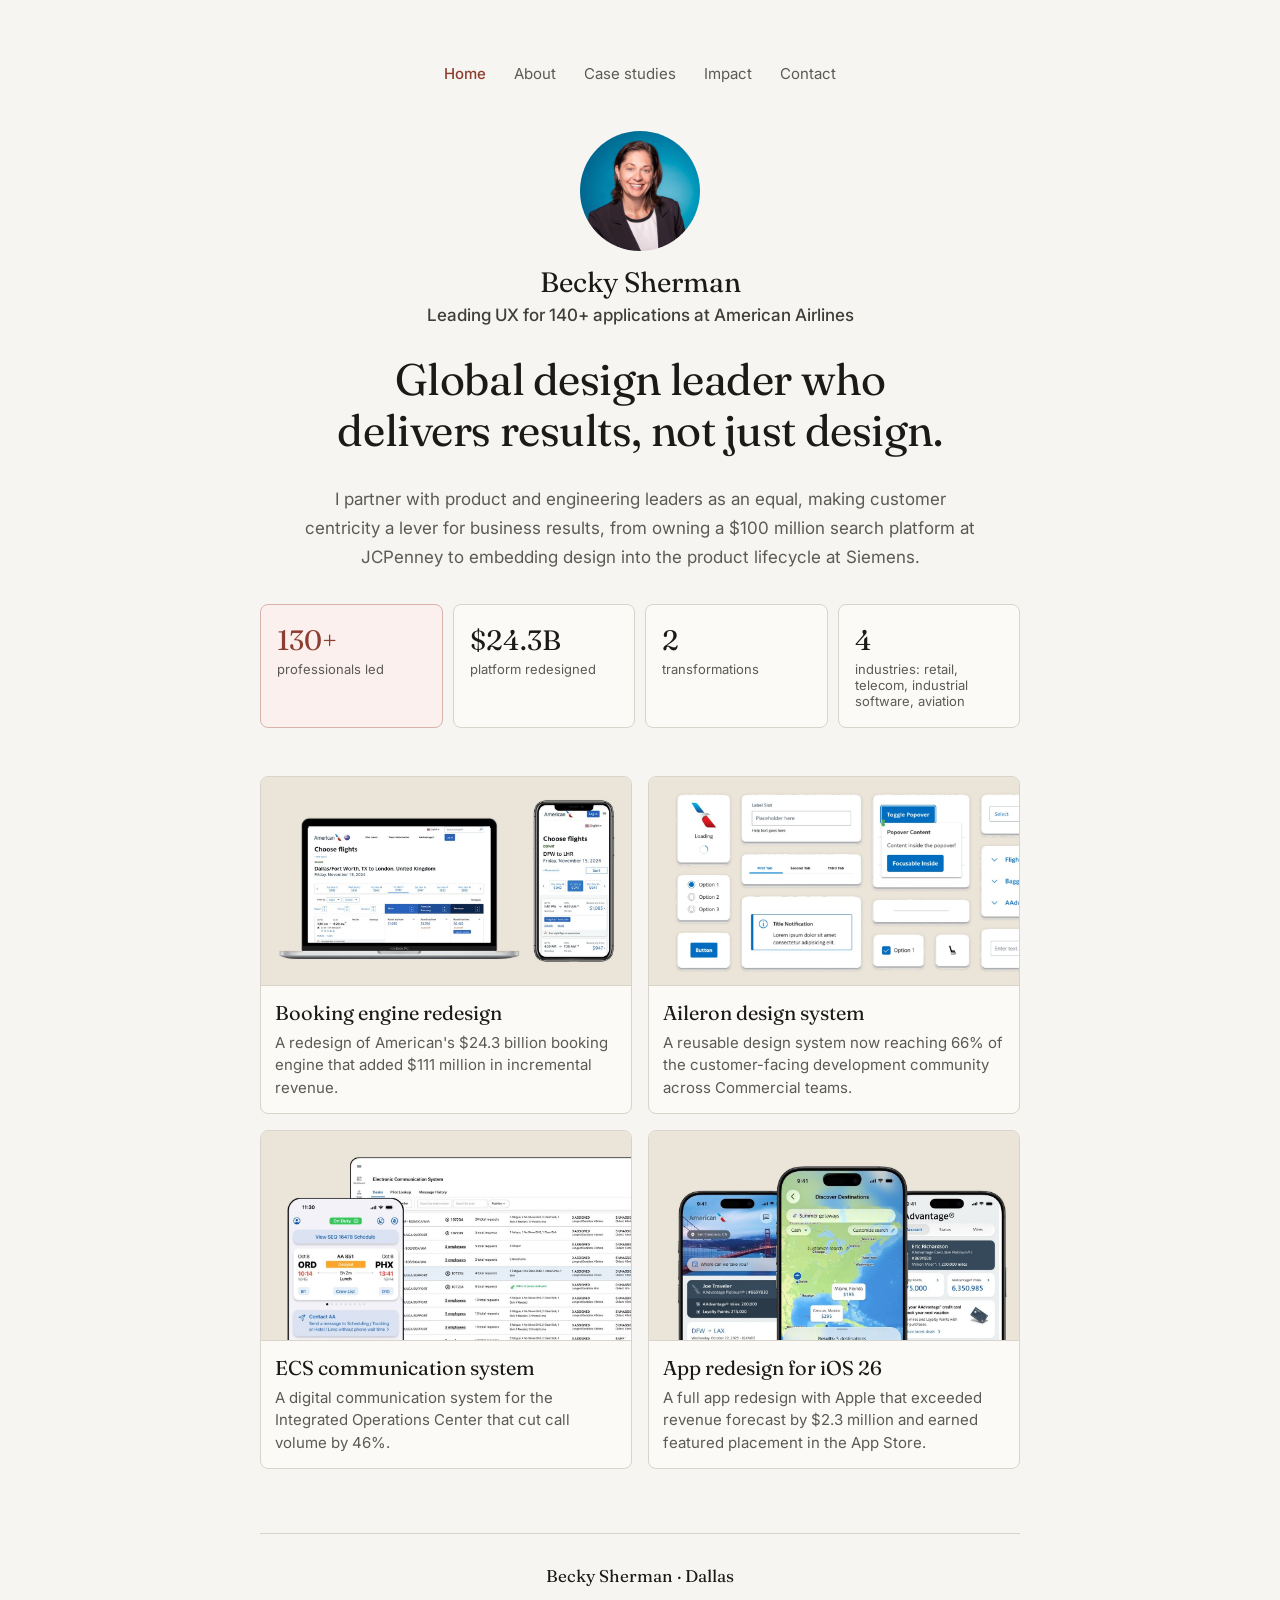
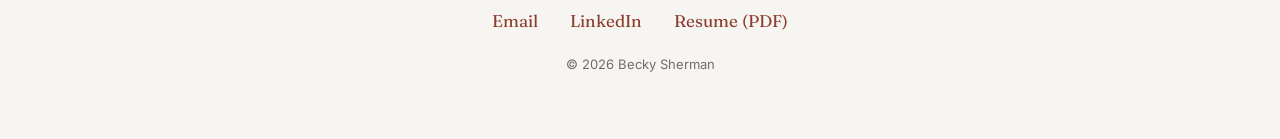
<file: index.html>
<!DOCTYPE html>
<html lang="en">
<head>
  <meta charset="UTF-8">
  <meta name="viewport" content="width=device-width, initial-scale=1.0">
  <title>Becky Sherman</title>
  <meta name="description" content="Becky Sherman is a global design leader who delivers results, not just design. Leading UX for 140+ applications at American Airlines.">
  <meta property="og:type" content="website">
  <meta property="og:site_name" content="Becky Sherman">
  <meta property="og:title" content="Becky Sherman">
  <meta property="og:description" content="Becky Sherman is a global design leader who delivers results, not just design. Leading UX for 140+ applications at American Airlines.">
  <meta property="og:image" content="https://becky-portfolio-gamma.vercel.app/og-image.jpg">
  <meta property="og:image:alt" content="Becky Sherman, global design leader who delivers results, not just design.">
  <meta name="twitter:card" content="summary_large_image">
  <link rel="icon" href="favicon.ico" sizes="any">
  <link rel="icon" type="image/png" sizes="32x32" href="favicon-32.png">
  <link rel="apple-touch-icon" href="apple-touch-icon.png">
  <link rel="stylesheet" href="style.css">
  <link rel="preconnect" href="https://fonts.googleapis.com">
  <link rel="preconnect" href="https://fonts.gstatic.com" crossorigin>
  <link href="https://fonts.googleapis.com/css2?family=Fraunces:opsz,wght@9..144,400&family=Inter:wght@400;500&display=swap" rel="stylesheet">
</head>
<body>

  <a class="skip-link" href="#main">Skip to main content</a>

  <nav class="nav" aria-label="Main">
    <a href="index.html" class="active" aria-current="page">Home</a>
    <a href="about.html">About</a>
    <a href="case-studies/index.html">Case studies</a>
    <a href="impact.html">Impact</a>
    <a href="contact.html">Contact</a>
  </nav>

  <main id="main" tabindex="-1">

  <div class="intro">
    <img class="intro-photo" src="images/about/becky-sherman.jpg" alt="Becky Sherman">
    <div class="intro-name">Becky Sherman</div>
    <div class="intro-title">Leading UX for 140+ applications at American Airlines</div>
  </div>

  <h1>Global design leader who delivers results, not just design.</h1>
  <p>I partner with product and engineering leaders as an equal, making customer centricity a lever for business results, from owning a $100 million search platform at JCPenney to embedding design into the product lifecycle at Siemens.</p>

  <div class="stats">
    <div class="stat stat-hero">
      <div class="stat-number">130+</div>
      <div class="stat-label">professionals led</div>
    </div>
    <div class="stat">
      <div class="stat-number">$24.3B</div>
      <div class="stat-label">platform redesigned</div>
    </div>
    <div class="stat">
      <div class="stat-number">2</div>
      <div class="stat-label">transformations</div>
    </div>
    <div class="stat">
      <div class="stat-number">4</div>
      <div class="stat-label">industries: retail, telecom, industrial software, aviation</div>
    </div>
  </div>

  <section class="case-studies" id="case-studies">
    <a href="case-studies/booking-engine.html" class="case-card">
      <img class="case-image" src="images/cards/card-booking-engine.jpg" alt="" loading="lazy" decoding="async">
      <h2 class="case-title">Booking engine redesign</h2>
      <p class="case-text">A redesign of American's $24.3 billion booking engine that added $111 million in incremental revenue.</p>
    </a>
    <a href="case-studies/aileron.html" class="case-card">
      <img class="case-image" src="images/cards/card-aileron.jpg" alt="" loading="lazy" decoding="async">
      <h2 class="case-title">Aileron design system</h2>
      <p class="case-text">A reusable design system now reaching 66% of the customer-facing development community across Commercial teams.</p>
    </a>
    <a href="case-studies/ecs.html" class="case-card">
      <img class="case-image" src="images/cards/card-ecs.jpg" alt="" loading="lazy" decoding="async">
      <h2 class="case-title">ECS communication system</h2>
      <p class="case-text">A digital communication system for the Integrated Operations Center that cut call volume by 46%.</p>
    </a>
    <a href="case-studies/app-ios26.html" class="case-card">
      <img class="case-image" src="images/cards/card-app-ios26.jpg" alt="" loading="lazy" decoding="async">
      <h2 class="case-title">App redesign for iOS 26</h2>
      <p class="case-text">A full app redesign with Apple that exceeded revenue forecast by $2.3 million and earned featured placement in the App Store.</p>
    </a>
  </section>
  </main>

  <footer class="site-footer">
    <p class="footer-name">Becky Sherman <span aria-hidden="true">&middot;</span> Dallas</p>
    <ul class="footer-links">
      <li><a href="mailto:bsherma@hotmail.com">Email</a></li>
      <li><a href="https://www.linkedin.com/in/beckysherman/" target="_blank" rel="noopener">LinkedIn<span class="sr-only"> (opens in a new tab)</span></a></li>
      <li><a href="resume.pdf">Resume (PDF)</a></li>
    </ul>
    <p class="footer-copy">&copy; 2026 Becky Sherman</p>
  </footer>

</body>
</html>
</file>
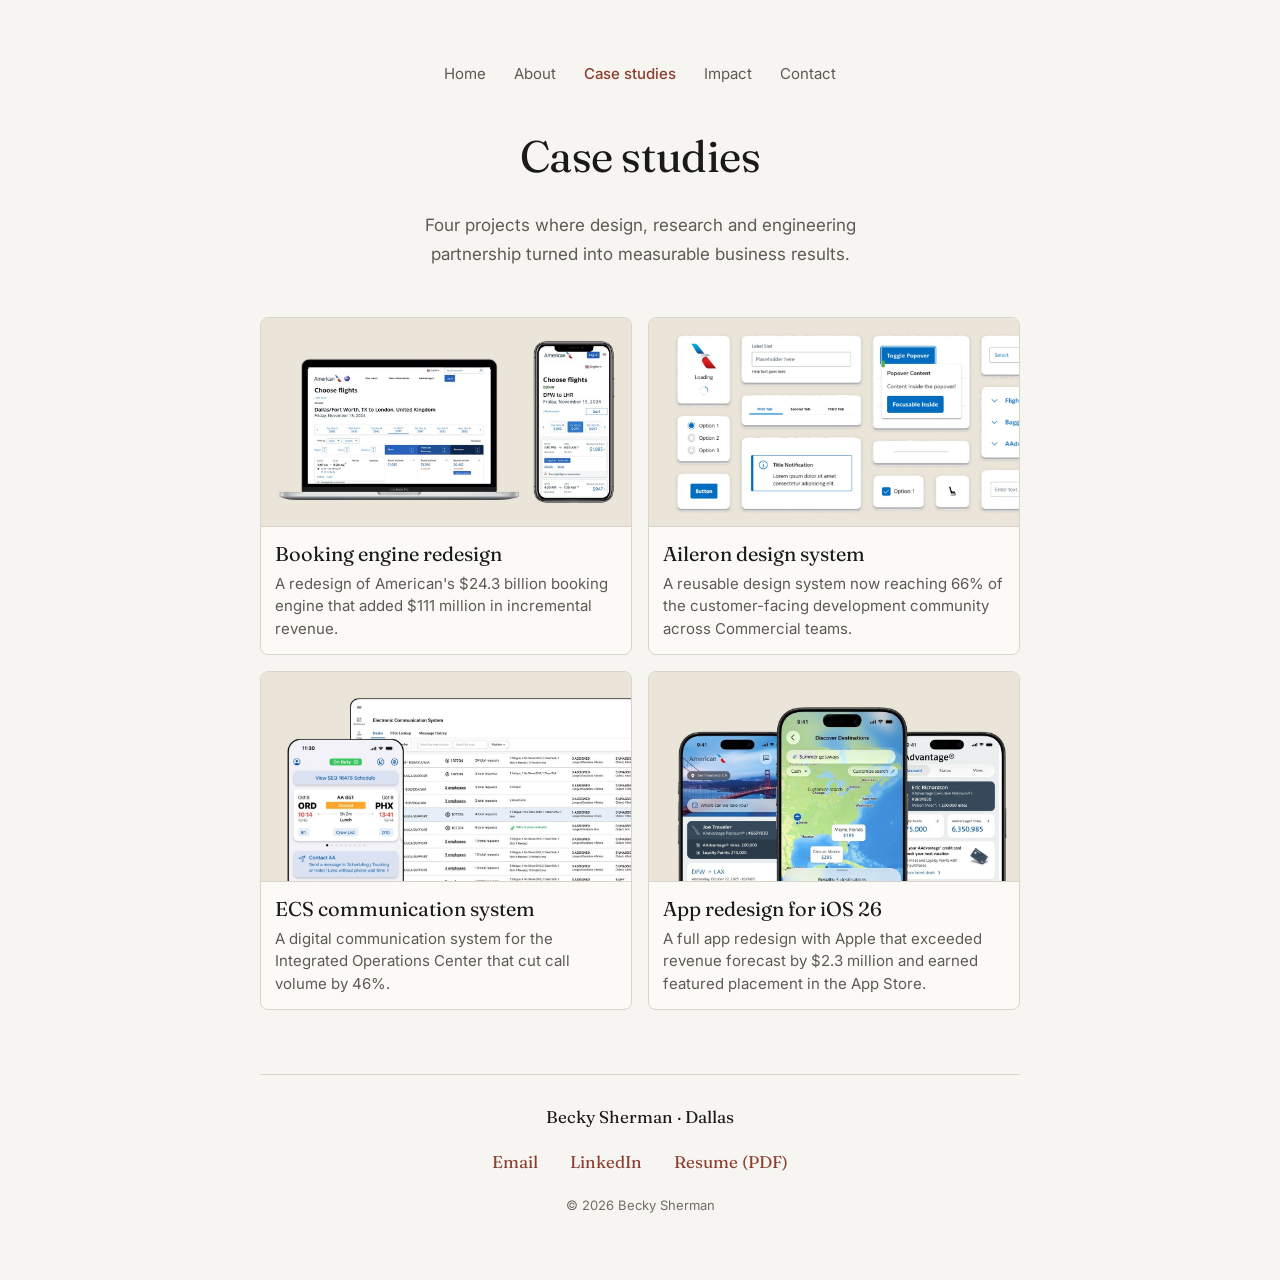
<file: case-studies/index.html>
<!DOCTYPE html>
<html lang="en">
<head>
  <meta charset="UTF-8">
  <meta name="viewport" content="width=device-width, initial-scale=1.0">
  <title>Case studies - Becky Sherman</title>
  <meta name="description" content="Four projects where design, research and engineering partnership turned into measurable business results.">
  <meta property="og:type" content="website">
  <meta property="og:site_name" content="Becky Sherman">
  <meta property="og:title" content="Case studies - Becky Sherman">
  <meta property="og:description" content="Four projects where design, research and engineering partnership turned into measurable business results.">
  <meta property="og:image" content="https://becky-portfolio-gamma.vercel.app/og-image.jpg">
  <meta property="og:image:alt" content="Becky Sherman, global design leader who delivers results, not just design.">
  <meta name="twitter:card" content="summary_large_image">
  <link rel="icon" href="../favicon.ico" sizes="any">
  <link rel="icon" type="image/png" sizes="32x32" href="../favicon-32.png">
  <link rel="apple-touch-icon" href="../apple-touch-icon.png">
  <link rel="stylesheet" href="../style.css">
  <link rel="preconnect" href="https://fonts.googleapis.com">
  <link rel="preconnect" href="https://fonts.gstatic.com" crossorigin>
  <link href="https://fonts.googleapis.com/css2?family=Fraunces:opsz,wght@9..144,400&family=Inter:wght@400;500&display=swap" rel="stylesheet">
</head>
<body>

  <a class="skip-link" href="#main">Skip to main content</a>

  <nav class="nav" aria-label="Main">
    <a href="../index.html">Home</a>
    <a href="../about.html">About</a>
    <a href="index.html" class="active" aria-current="page">Case studies</a>
    <a href="../impact.html">Impact</a>
    <a href="../contact.html">Contact</a>
  </nav>

  <main id="main" tabindex="-1">

  <h1>Case studies</h1>
  <p class="intro-text">Four projects where design, research and engineering partnership turned into measurable business results.</p>

  <section class="case-studies">
    <a href="booking-engine.html" class="case-card">
      <img class="case-image" src="../images/cards/card-booking-engine.jpg" alt="">
      <h2 class="case-title">Booking engine redesign</h2>
      <p class="case-text">A redesign of American's $24.3 billion booking engine that added $111 million in incremental revenue.</p>
    </a>
    <a href="aileron.html" class="case-card">
      <img class="case-image" src="../images/cards/card-aileron.jpg" alt="" loading="lazy" decoding="async">
      <h2 class="case-title">Aileron design system</h2>
      <p class="case-text">A reusable design system now reaching 66% of the customer-facing development community across Commercial teams.</p>
    </a>
    <a href="ecs.html" class="case-card">
      <img class="case-image" src="../images/cards/card-ecs.jpg" alt="" loading="lazy" decoding="async">
      <h2 class="case-title">ECS communication system</h2>
      <p class="case-text">A digital communication system for the Integrated Operations Center that cut call volume by 46%.</p>
    </a>
    <a href="app-ios26.html" class="case-card">
      <img class="case-image" src="../images/cards/card-app-ios26.jpg" alt="" loading="lazy" decoding="async">
      <h2 class="case-title">App redesign for iOS 26</h2>
      <p class="case-text">A full app redesign with Apple that exceeded revenue forecast by $2.3 million and earned featured placement in the App Store.</p>
    </a>
  </section>
  </main>

  <footer class="site-footer">
    <p class="footer-name">Becky Sherman <span aria-hidden="true">&middot;</span> Dallas</p>
    <ul class="footer-links">
      <li><a href="mailto:bsherma@hotmail.com">Email</a></li>
      <li><a href="https://www.linkedin.com/in/beckysherman/" target="_blank" rel="noopener">LinkedIn<span class="sr-only"> (opens in a new tab)</span></a></li>
      <li><a href="../resume.pdf">Resume (PDF)</a></li>
    </ul>
    <p class="footer-copy">&copy; 2026 Becky Sherman</p>
  </footer>

</body>
</html>
</file>
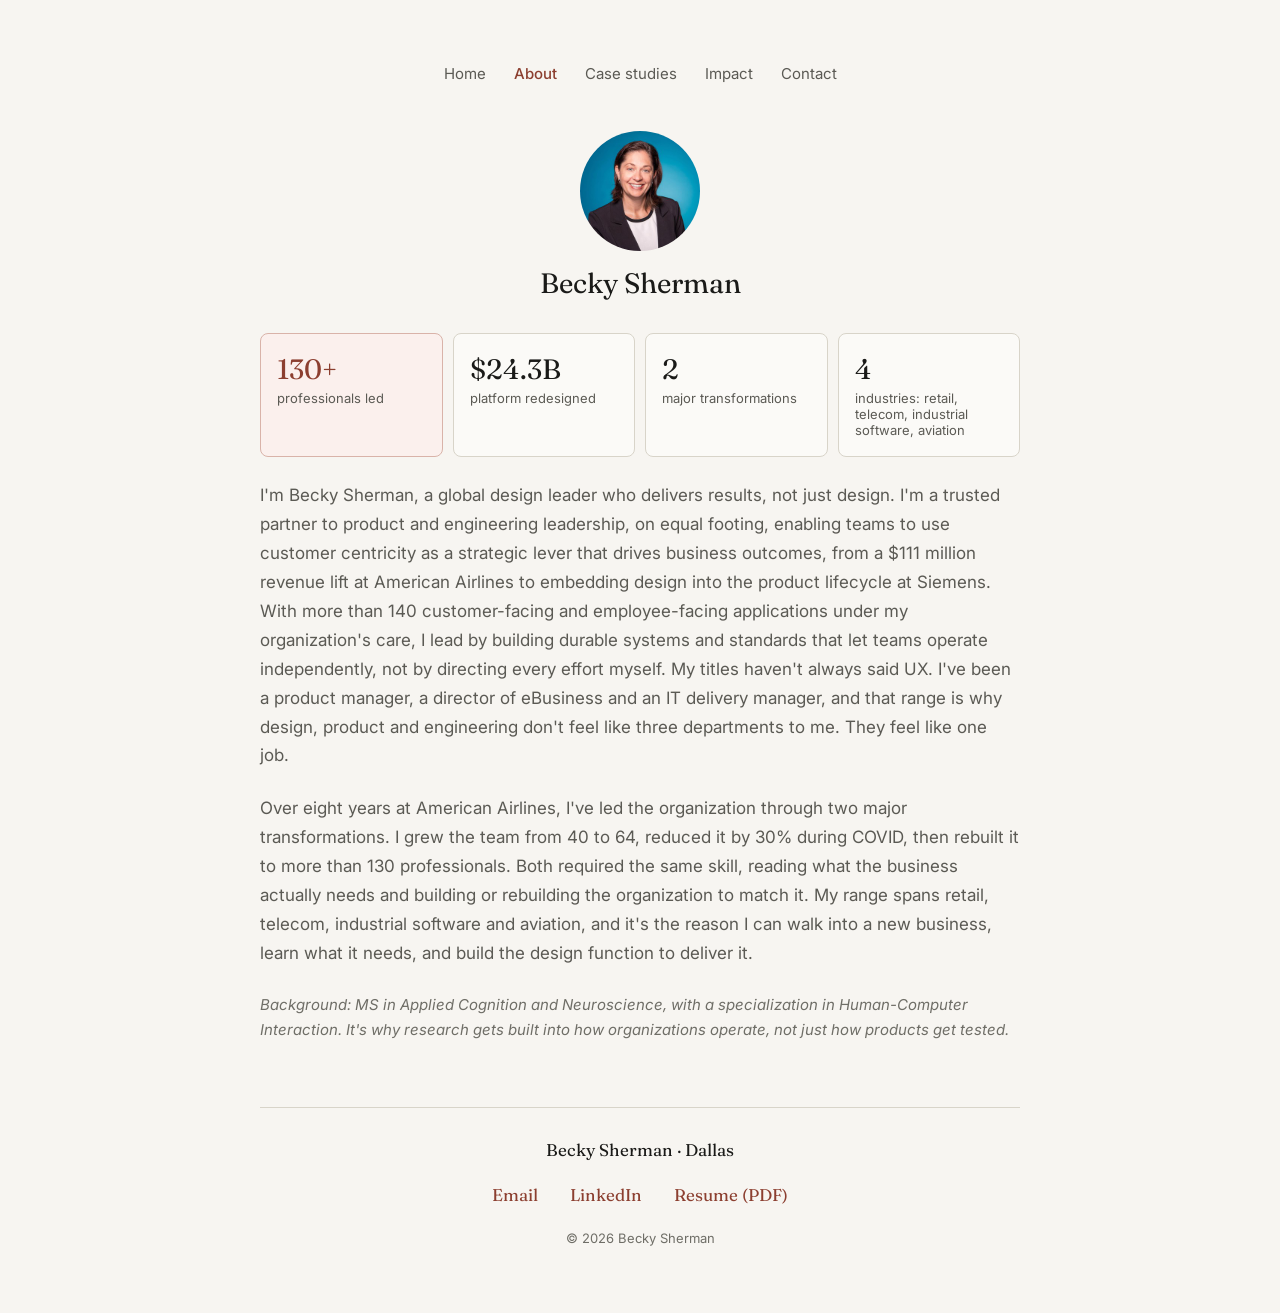
<file: about.html>
<!DOCTYPE html>
<html lang="en">
<head>
  <meta charset="UTF-8">
  <meta name="viewport" content="width=device-width, initial-scale=1.0">
  <title>About - Becky Sherman</title>
  <meta name="description" content="Becky Sherman has built and scaled design and research organizations across retail, telecom, industrial software and aviation, growing one team from 40 to more than 130 professionals.">
  <meta property="og:type" content="website">
  <meta property="og:site_name" content="Becky Sherman">
  <meta property="og:title" content="About - Becky Sherman">
  <meta property="og:description" content="Becky Sherman has built and scaled design and research organizations across retail, telecom, industrial software and aviation, growing one team from 40 to more than 130 professionals.">
  <meta property="og:image" content="https://becky-portfolio-gamma.vercel.app/og-image.jpg">
  <meta property="og:image:alt" content="Becky Sherman, global design leader who delivers results, not just design.">
  <meta name="twitter:card" content="summary_large_image">
  <link rel="icon" href="favicon.ico" sizes="any">
  <link rel="icon" type="image/png" sizes="32x32" href="favicon-32.png">
  <link rel="apple-touch-icon" href="apple-touch-icon.png">
  <link rel="stylesheet" href="style.css">
  <link rel="preconnect" href="https://fonts.googleapis.com">
  <link rel="preconnect" href="https://fonts.gstatic.com" crossorigin>
  <link href="https://fonts.googleapis.com/css2?family=Fraunces:opsz,wght@9..144,400&family=Inter:wght@400;500&display=swap" rel="stylesheet">
</head>
<body>

  <a class="skip-link" href="#main">Skip to main content</a>

  <nav class="nav" aria-label="Main">
    <a href="index.html">Home</a>
    <a href="about.html" class="active" aria-current="page">About</a>
    <a href="case-studies/index.html">Case studies</a>
    <a href="impact.html">Impact</a>
    <a href="contact.html">Contact</a>
  </nav>

  <main id="main" tabindex="-1">

  <img class="intro-photo about-photo" src="images/about/becky-sherman.jpg" alt="Becky Sherman">
  <h1 class="about-name">Becky Sherman</h1>

  <div class="stats">
    <div class="stat stat-hero">
      <div class="stat-number">130+</div>
      <div class="stat-label">professionals led</div>
    </div>
    <div class="stat">
      <div class="stat-number">$24.3B</div>
      <div class="stat-label">platform redesigned</div>
    </div>
    <div class="stat">
      <div class="stat-number">2</div>
      <div class="stat-label">major transformations</div>
    </div>
    <div class="stat">
      <div class="stat-number">4</div>
      <div class="stat-label">industries: retail, telecom, industrial software, aviation</div>
    </div>
  </div>

  <p class="bio">I'm Becky Sherman, a global design leader who delivers results, not just design. I'm a trusted partner to product and engineering leadership, on equal footing, enabling teams to use customer centricity as a strategic lever that drives business outcomes, from a $111 million revenue lift at American Airlines to embedding design into the product lifecycle at Siemens. With more than 140 customer-facing and employee-facing applications under my organization's care, I lead by building durable systems and standards that let teams operate independently, not by directing every effort myself. My titles haven't always said UX. I've been a product manager, a director of eBusiness and an IT delivery manager, and that range is why design, product and engineering don't feel like three departments to me. They feel like one job.</p>

  <p class="bio">Over eight years at American Airlines, I've led the organization through two major transformations. I grew the team from 40 to 64, reduced it by 30% during COVID, then rebuilt it to more than 130 professionals. Both required the same skill, reading what the business actually needs and building or rebuilding the organization to match it. My range spans retail, telecom, industrial software and aviation, and it's the reason I can walk into a new business, learn what it needs, and build the design function to deliver it.</p>

  <p class="background-line">Background: MS in Applied Cognition and Neuroscience, with a specialization in Human-Computer Interaction. It's why research gets built into how organizations operate, not just how products get tested.</p>
  </main>

  <footer class="site-footer">
    <p class="footer-name">Becky Sherman <span aria-hidden="true">&middot;</span> Dallas</p>
    <ul class="footer-links">
      <li><a href="mailto:bsherma@hotmail.com">Email</a></li>
      <li><a href="https://www.linkedin.com/in/beckysherman/" target="_blank" rel="noopener">LinkedIn<span class="sr-only"> (opens in a new tab)</span></a></li>
      <li><a href="resume.pdf">Resume (PDF)</a></li>
    </ul>
    <p class="footer-copy">&copy; 2026 Becky Sherman</p>
  </footer>

</body>
</html>
</file>
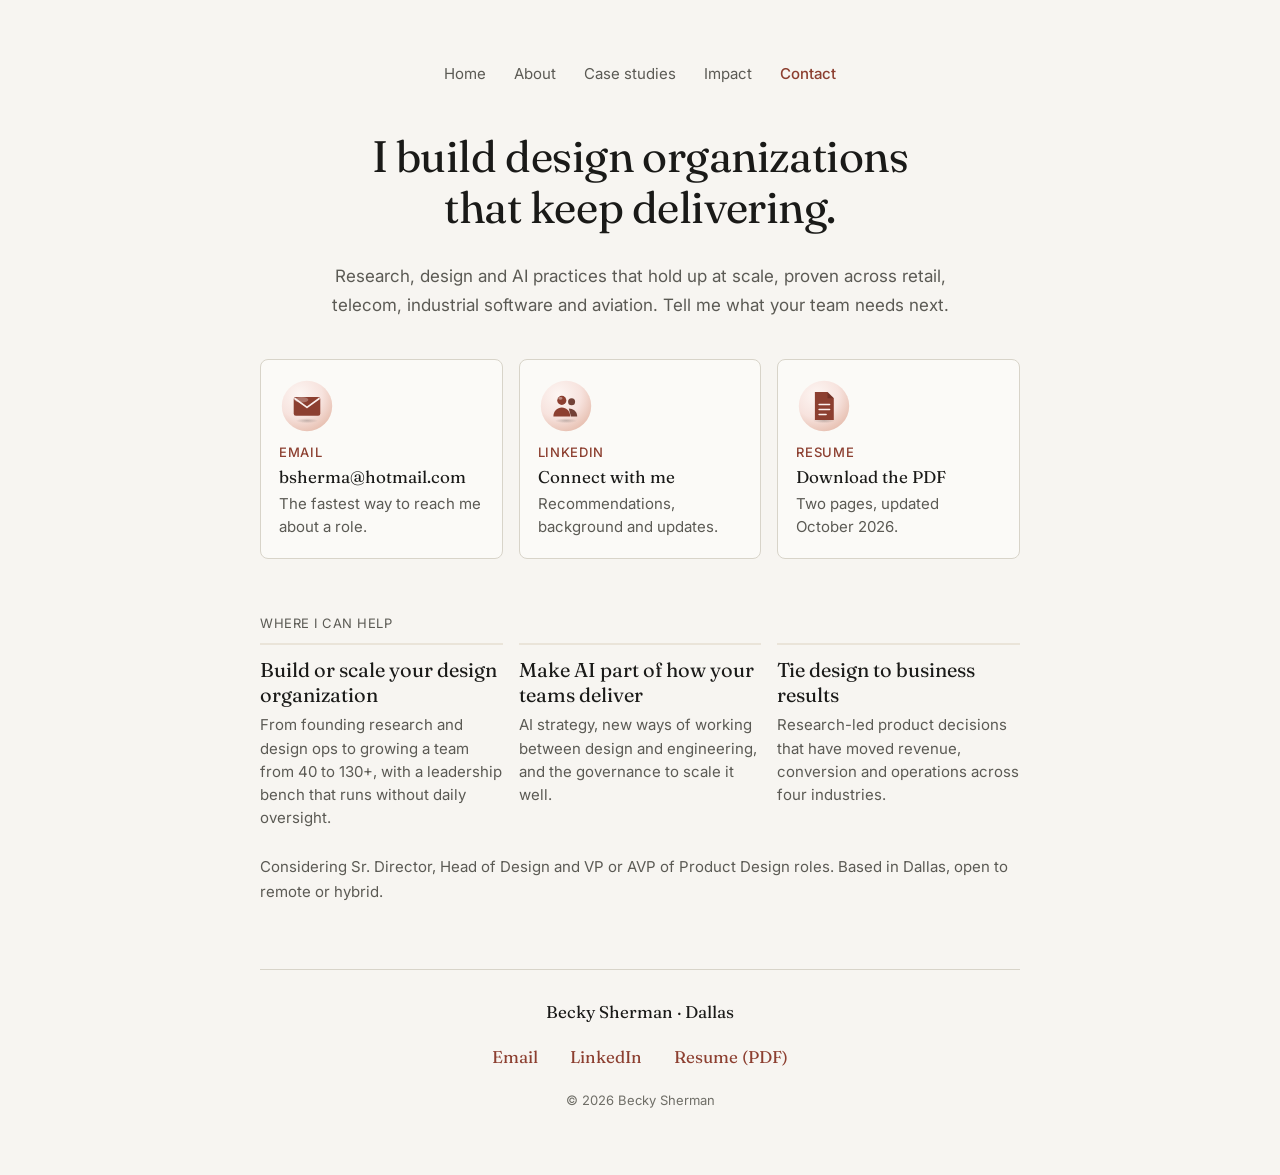
<file: contact.html>
<!DOCTYPE html>
<html lang="en">
<head>
  <meta charset="UTF-8">
  <meta name="viewport" content="width=device-width, initial-scale=1.0">
  <title>Contact - Becky Sherman</title>
  <meta name="description" content="Research, design and AI practices that hold up at scale, proven across retail, telecom, industrial software and aviation.">
  <meta property="og:type" content="website">
  <meta property="og:site_name" content="Becky Sherman">
  <meta property="og:title" content="Contact - Becky Sherman">
  <meta property="og:description" content="Research, design and AI practices that hold up at scale, proven across retail, telecom, industrial software and aviation.">
  <meta property="og:image" content="https://becky-portfolio-gamma.vercel.app/og-image.jpg">
  <meta property="og:image:alt" content="Becky Sherman, global design leader who delivers results, not just design.">
  <meta name="twitter:card" content="summary_large_image">
  <link rel="icon" href="favicon.ico" sizes="any">
  <link rel="icon" type="image/png" sizes="32x32" href="favicon-32.png">
  <link rel="apple-touch-icon" href="apple-touch-icon.png">
  <link rel="stylesheet" href="style.css">
  <link rel="preconnect" href="https://fonts.googleapis.com">
  <link rel="preconnect" href="https://fonts.gstatic.com" crossorigin>
  <link href="https://fonts.googleapis.com/css2?family=Fraunces:opsz,wght@9..144,400&family=Inter:wght@400;500&display=swap" rel="stylesheet">
</head>
<body>

  <a class="skip-link" href="#main">Skip to main content</a>

  <nav class="nav" aria-label="Main">
    <a href="index.html">Home</a>
    <a href="about.html">About</a>
    <a href="case-studies/index.html">Case studies</a>
    <a href="impact.html">Impact</a>
    <a href="contact.html" class="active" aria-current="page">Contact</a>
  </nav>

  <main id="main" tabindex="-1">

  <h1>I build design organizations that keep delivering.</h1>
  <p class="intro-text">Research, design and AI practices that hold up at scale, proven across retail, telecom, industrial software and aviation. Tell me what your team needs next.</p>

  <div class="contact-cards">
    <a class="contact-card" href="mailto:bsherma@hotmail.com">
      <span class="cc-badge"><svg viewBox="0 0 80 80" width="56" height="56" aria-hidden="true" focusable="false"><defs><radialGradient id="cb1" cx="35%" cy="28%" r="75%"><stop offset="0%" stop-color="#FDF6F3"/><stop offset="60%" stop-color="#F7E3DE"/><stop offset="100%" stop-color="#E8C2B4"/></radialGradient><radialGradient id="cs1" cx="50%" cy="50%" r="50%"><stop offset="0%" stop-color="#1A1A18" stop-opacity="0.22"/><stop offset="100%" stop-color="#1A1A18" stop-opacity="0"/></radialGradient></defs><circle cx="40" cy="40" r="36" fill="url(#cb1)"/><ellipse cx="40" cy="61" rx="16" ry="3.5" fill="url(#cs1)"/><rect x="21" y="27" width="38" height="27" rx="3" fill="#8C3F30"/><path d="M22 29l18 13 18-13" fill="none" stroke="#FBF0ED" stroke-width="2.4" stroke-linejoin="round"/><ellipse cx="32" cy="31" rx="10" ry="4" fill="#FBF0ED" opacity="0.3"/></svg></span>
      <span class="cc-label">Email</span>
      <span class="cc-main">bsherma@hotmail.com</span>
      <span class="cc-sub">The fastest way to reach me about a role.</span>
    </a>
    <a class="contact-card" href="https://www.linkedin.com/in/beckysherman/" target="_blank" rel="noopener">
      <span class="cc-badge"><svg viewBox="0 0 80 80" width="56" height="56" aria-hidden="true" focusable="false"><defs><radialGradient id="cb2" cx="35%" cy="28%" r="75%"><stop offset="0%" stop-color="#FDF6F3"/><stop offset="60%" stop-color="#F7E3DE"/><stop offset="100%" stop-color="#E8C2B4"/></radialGradient><radialGradient id="cs2" cx="50%" cy="50%" r="50%"><stop offset="0%" stop-color="#1A1A18" stop-opacity="0.22"/><stop offset="100%" stop-color="#1A1A18" stop-opacity="0"/></radialGradient></defs><circle cx="40" cy="40" r="36" fill="url(#cb2)"/><ellipse cx="40" cy="61" rx="16" ry="3.5" fill="url(#cs2)"/><circle cx="34" cy="32" r="6.5" fill="#8C3F30"/><path d="M22 55c0-8 5.4-13 12-13s12 5 12 13z" fill="#8C3F30"/><circle cx="48" cy="34" r="5" fill="#5A2419" opacity=".85"/><path d="M44 43.5c6 0 12 4 12 11.5H47" fill="#5A2419" opacity=".85"/><ellipse cx="32" cy="29" rx="3" ry="2" fill="#FBF0ED" opacity=".45"/></svg></span>
      <span class="cc-label">LinkedIn</span>
      <span class="cc-main">Connect with me<span class="sr-only"> (opens in a new tab)</span></span>
      <span class="cc-sub">Recommendations, background and updates.</span>
    </a>
    <a class="contact-card" href="resume.pdf">
      <span class="cc-badge"><svg viewBox="0 0 80 80" width="56" height="56" aria-hidden="true" focusable="false"><defs><radialGradient id="cb3" cx="35%" cy="28%" r="75%"><stop offset="0%" stop-color="#FDF6F3"/><stop offset="60%" stop-color="#F7E3DE"/><stop offset="100%" stop-color="#E8C2B4"/></radialGradient><radialGradient id="cs3" cx="50%" cy="50%" r="50%"><stop offset="0%" stop-color="#1A1A18" stop-opacity="0.22"/><stop offset="100%" stop-color="#1A1A18" stop-opacity="0"/></radialGradient></defs><circle cx="40" cy="40" r="36" fill="url(#cb3)"/><ellipse cx="40" cy="61" rx="16" ry="3.5" fill="url(#cs3)"/><path d="M27 20h18l9 9v31H27z" fill="#8C3F30"/><path d="M45 20v9h9" fill="#5A2419" opacity=".5"/><path d="M33 38h15M33 45h15M33 52h10" stroke="#FBF0ED" stroke-width="2.2" stroke-linecap="round"/></svg></span>
      <span class="cc-label">Resume</span>
      <span class="cc-main">Download the PDF</span>
      <span class="cc-sub">Two pages, updated October 2026.</span>
    </a>
  </div>

  <h2 class="section-label">Where I can help</h2>
  <div class="looking">
    <div class="look-item"><h3 class="look-head">Build or scale your design organization</h3><p>From founding research and design ops to growing a team from 40 to 130+, with a leadership bench that runs without daily oversight.</p></div>
    <div class="look-item"><h3 class="look-head">Make AI part of how your teams deliver</h3><p>AI strategy, new ways of working between design and engineering, and the governance to scale it well.</p></div>
    <div class="look-item"><h3 class="look-head">Tie design to business results</h3><p>Research-led product decisions that have moved revenue, conversion and operations across four industries.</p></div>
  </div>
  <p class="roles-line">Considering Sr. Director, Head of Design and VP or AVP of Product Design roles. Based in Dallas, open to remote or hybrid.</p>
  </main>

  <footer class="site-footer">
    <p class="footer-name">Becky Sherman <span aria-hidden="true">&middot;</span> Dallas</p>
    <ul class="footer-links">
      <li><a href="mailto:bsherma@hotmail.com">Email</a></li>
      <li><a href="https://www.linkedin.com/in/beckysherman/" target="_blank" rel="noopener">LinkedIn<span class="sr-only"> (opens in a new tab)</span></a></li>
      <li><a href="resume.pdf">Resume (PDF)</a></li>
    </ul>
    <p class="footer-copy">&copy; 2026 Becky Sherman</p>
  </footer>

</body>
</html>
</file>
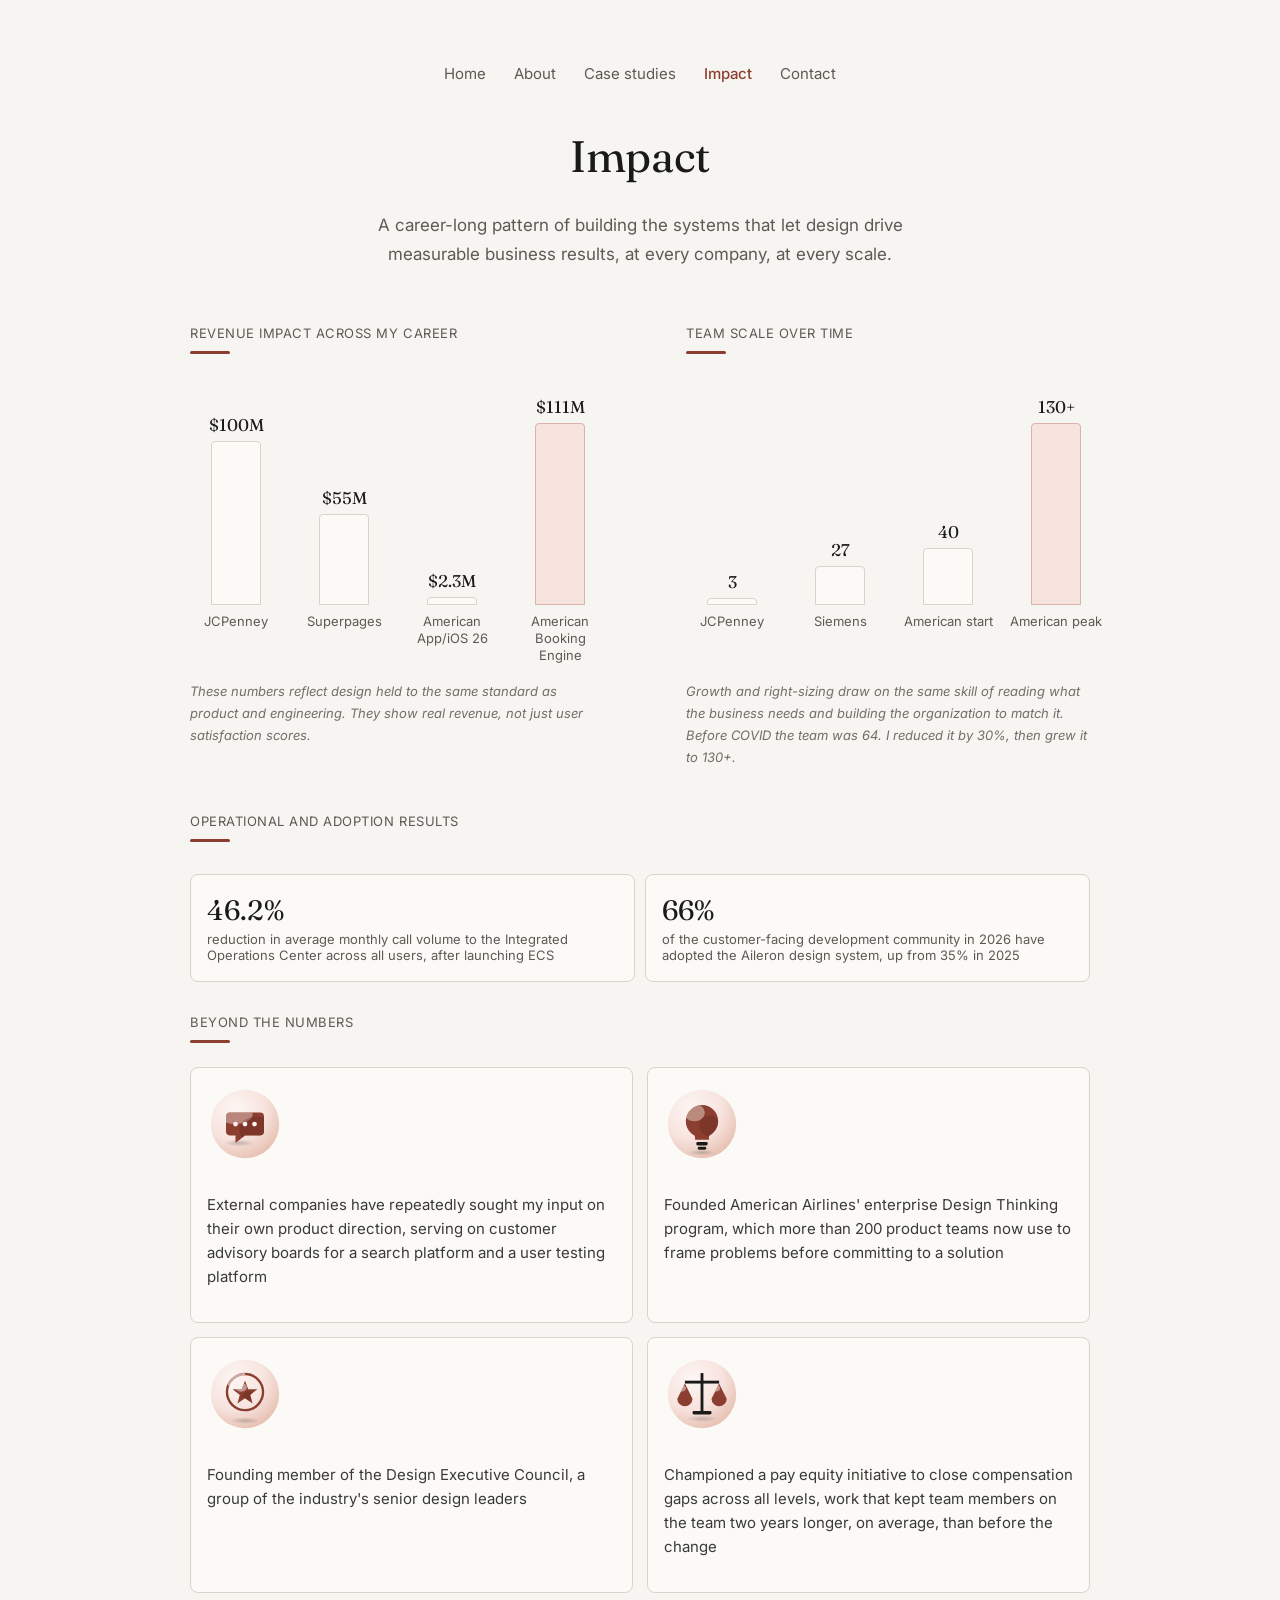
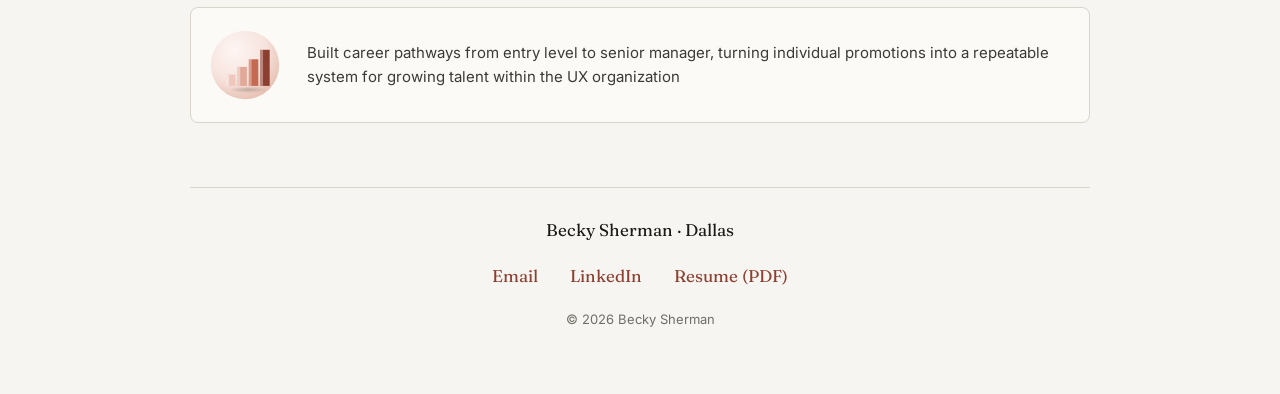
<file: impact.html>
<!DOCTYPE html>
<html lang="en">
<head>
  <meta charset="UTF-8">
  <meta name="viewport" content="width=device-width, initial-scale=1.0">
  <title>Impact - Becky Sherman</title>
  <meta name="description" content="A career-long pattern of building the systems that let design drive measurable business results, at every company, at every scale.">
  <meta property="og:type" content="website">
  <meta property="og:site_name" content="Becky Sherman">
  <meta property="og:title" content="Impact - Becky Sherman">
  <meta property="og:description" content="A career-long pattern of building the systems that let design drive measurable business results, at every company, at every scale.">
  <meta property="og:image" content="https://becky-portfolio-gamma.vercel.app/og-image.jpg">
  <meta property="og:image:alt" content="Becky Sherman, global design leader who delivers results, not just design.">
  <meta name="twitter:card" content="summary_large_image">
  <link rel="icon" href="favicon.ico" sizes="any">
  <link rel="icon" type="image/png" sizes="32x32" href="favicon-32.png">
  <link rel="apple-touch-icon" href="apple-touch-icon.png">
  <link rel="stylesheet" href="style.css">
  <link rel="preconnect" href="https://fonts.googleapis.com">
  <link rel="preconnect" href="https://fonts.gstatic.com" crossorigin>
  <link href="https://fonts.googleapis.com/css2?family=Fraunces:opsz,wght@9..144,400&family=Inter:wght@400;500&display=swap" rel="stylesheet">
</head>
<body class="wide-page">

  <a class="skip-link" href="#main">Skip to main content</a>

  <nav class="nav" aria-label="Main">
    <a href="index.html">Home</a>
    <a href="about.html">About</a>
    <a href="case-studies/index.html">Case studies</a>
    <a href="impact.html" class="active" aria-current="page">Impact</a>
    <a href="contact.html">Contact</a>
  </nav>

  <main id="main" tabindex="-1">

  <h1>Impact</h1>
  <p class="intro-text">A career-long pattern of building the systems that let design drive measurable business results, at every company, at every scale.</p>

  <div class="charts-row">
    <div class="chart-col">
      <h2 class="section-label">Revenue impact across my career</h2>
      <div class="label-accent accent-terracotta"></div>
      <p class="sr-only">Bar chart. Revenue tied to design-led work: JCPenney $100 million, Superpages $55 million, the American app for iOS 26 $2.3 million and the American booking engine $111 million.</p>
      <div class="bar-chart" aria-hidden="true">
        <div class="bar-col">
          <div class="bar-value">$100M</div>
          <div class="bar" style="height: 162px; background-color: #FBFAF7; border: 1px solid #D8D4C9;"></div>
          <div class="bar-label">JCPenney</div>
        </div>
        <div class="bar-col">
          <div class="bar-value">$55M</div>
          <div class="bar" style="height: 89px; background-color: #FBFAF7; border: 1px solid #D8D4C9;"></div>
          <div class="bar-label">Superpages</div>
        </div>
        <div class="bar-col">
          <div class="bar-value">$2.3M</div>
          <div class="bar" style="height: 6px; background-color: #FBFAF7; border: 1px solid #D8D4C9;"></div>
          <div class="bar-label">American App/iOS 26</div>
        </div>
        <div class="bar-col">
          <div class="bar-value">$111M</div>
          <div class="bar" style="height: 180px; background-color: #F7E3DE; border: 1px solid #D9B3A9;"></div>
          <div class="bar-label">American Booking Engine</div>
        </div>
      </div>
      <p class="chart-note chart-note-left">These numbers reflect design held to the same standard as product and engineering. They show real revenue, not just user satisfaction scores.</p>
    </div>
    <div class="chart-divider"></div>
    <div class="chart-col">
      <h2 class="section-label">Team scale over time</h2>
      <div class="label-accent accent-terracotta"></div>
      <p class="sr-only">Bar chart. Team size at each stage: 3 at JCPenney, 27 at Siemens, 40 at the start of American and 130-plus at its peak.</p>
      <div class="bar-chart" aria-hidden="true">
        <div class="bar-col">
          <div class="bar-value">3</div>
          <div class="bar" style="height: 5px; background-color: #FBFAF7; border: 1px solid #D8D4C9;"></div>
          <div class="bar-label">JCPenney</div>
        </div>
        <div class="bar-col">
          <div class="bar-value">27</div>
          <div class="bar" style="height: 37px; background-color: #FBFAF7; border: 1px solid #D8D4C9;"></div>
          <div class="bar-label">Siemens</div>
        </div>
        <div class="bar-col">
          <div class="bar-value">40</div>
          <div class="bar" style="height: 55px; background-color: #FBFAF7; border: 1px solid #D8D4C9;"></div>
          <div class="bar-label">American start</div>
        </div>
        <div class="bar-col">
          <div class="bar-value">130+</div>
          <div class="bar" style="height: 180px; background-color: #F7E3DE; border: 1px solid #D9B3A9;"></div>
          <div class="bar-label">American peak</div>
        </div>
      </div>
      <p class="chart-note chart-note-left">Growth and right-sizing draw on the same skill of reading what the business needs and building the organization to match it. Before COVID the team was 64. I reduced it by 30%, then grew it to 130+.</p>
    </div>
  </div>

  <h2 class="section-label">Operational and adoption results</h2>
  <div class="label-accent accent-terracotta"></div>
  <div class="stats stats-2">
    <div class="stat">
      <div class="stat-number">46.2%</div>
      <div class="stat-label">reduction in average monthly call volume to the Integrated Operations Center across all users, after launching ECS</div>
    </div>
    <div class="stat">
      <div class="stat-number">66%</div>
      <div class="stat-label">of the customer-facing development community in 2026 have adopted the Aileron design system, up from 35% in 2025</div>
    </div>
  </div>

  <h2 class="section-label">Beyond the numbers</h2>
  <div class="label-accent accent-terracotta"></div>
  <div class="highlight-cards">
    <div class="highlight-card">
      <svg class="highlight-illustration" viewBox="0 0 80 80" aria-hidden="true" focusable="false">
        <defs>
          <radialGradient id="badge1" cx="35%" cy="28%" r="75%">
            <stop offset="0%" stop-color="#FDF6F3"/>
            <stop offset="60%" stop-color="#F7E3DE"/>
            <stop offset="100%" stop-color="#E8C2B4"/>
          </radialGradient>
          <radialGradient id="shadow1" cx="50%" cy="50%" r="50%">
            <stop offset="0%" stop-color="#1A1A18" stop-opacity="0.22"/>
            <stop offset="100%" stop-color="#1A1A18" stop-opacity="0"/>
          </radialGradient>
          <clipPath id="clip1">
            <path d="M56 28H24a4 4 0 0 0-4 4v16a4 4 0 0 0 4 4h6v8l10-8h16a4 4 0 0 0 4-4V32a4 4 0 0 0-4-4z"/>
          </clipPath>
        </defs>
        <circle cx="40" cy="40" r="36" fill="url(#badge1)"/>
        <ellipse cx="34" cy="60" rx="16" ry="4" fill="url(#shadow1)"/>
        <path d="M56 28H24a4 4 0 0 0-4 4v16a4 4 0 0 0 4 4h6v8l10-8h16a4 4 0 0 0 4-4V32a4 4 0 0 0-4-4z" fill="#8C3F30"/>
        <ellipse cx="30" cy="30" rx="18" ry="10" fill="#FBF0ED" opacity="0.4" clip-path="url(#clip1)"/>
        <ellipse cx="52" cy="46" rx="18" ry="14" fill="#5A2419" opacity="0.3" clip-path="url(#clip1)"/>
        <circle cx="30" cy="40" r="2.5" fill="#FBF0ED"/>
        <circle cx="40" cy="40" r="2.5" fill="#FBF0ED"/>
        <circle cx="50" cy="40" r="2.5" fill="#FBF0ED"/>
      </svg>
      <p>External companies have repeatedly sought my input on their own product direction, serving on customer advisory boards for a search platform and a user testing platform</p>
    </div>
    <div class="highlight-card">
      <svg class="highlight-illustration" viewBox="0 0 80 80" aria-hidden="true" focusable="false">
        <defs>
          <radialGradient id="badge2" cx="35%" cy="28%" r="75%">
            <stop offset="0%" stop-color="#FDF6F3"/>
            <stop offset="60%" stop-color="#F7E3DE"/>
            <stop offset="100%" stop-color="#E8C2B4"/>
          </radialGradient>
          <radialGradient id="shadow2" cx="50%" cy="50%" r="50%">
            <stop offset="0%" stop-color="#1A1A18" stop-opacity="0.22"/>
            <stop offset="100%" stop-color="#1A1A18" stop-opacity="0"/>
          </radialGradient>
          <clipPath id="clip2">
            <path d="M40 20c-9.4 0-17 7.6-17 17 0 6.2 3.3 11.6 8.3 14.6.9.6 1.4 1.6 1.4 2.7v2.2h14.6v-2.2c0-1.1.5-2.1 1.4-2.7 5-3 8.3-8.4 8.3-14.6 0-9.4-7.6-17-17-17z"/>
          </clipPath>
        </defs>
        <circle cx="40" cy="40" r="36" fill="url(#badge2)"/>
        <ellipse cx="40" cy="70" rx="14" ry="3.5" fill="url(#shadow2)"/>
        <path d="M40 20c-9.4 0-17 7.6-17 17 0 6.2 3.3 11.6 8.3 14.6.9.6 1.4 1.6 1.4 2.7v2.2h14.6v-2.2c0-1.1.5-2.1 1.4-2.7 5-3 8.3-8.4 8.3-14.6 0-9.4-7.6-17-17-17z" fill="#8C3F30"/>
        <ellipse cx="32" cy="28" rx="11" ry="9" fill="#FBF0ED" opacity="0.42" clip-path="url(#clip2)"/>
        <ellipse cx="48" cy="42" rx="11" ry="11" fill="#5A2419" opacity="0.3" clip-path="url(#clip2)"/>
        <rect x="34" y="59" width="12" height="3.5" rx="1.5" fill="#1A1A18"/>
        <rect x="35.5" y="64" width="9" height="3" rx="1.5" fill="#1A1A18"/>
      </svg>
      <p>Founded American Airlines' enterprise Design Thinking program, which more than 200 product teams now use to frame problems before committing to a solution</p>
    </div>
    <div class="highlight-card">
      <svg class="highlight-illustration" viewBox="0 0 80 80" aria-hidden="true" focusable="false">
        <defs>
          <radialGradient id="badge3" cx="35%" cy="28%" r="75%">
            <stop offset="0%" stop-color="#FDF6F3"/>
            <stop offset="60%" stop-color="#F7E3DE"/>
            <stop offset="100%" stop-color="#E8C2B4"/>
          </radialGradient>
          <radialGradient id="shadow3" cx="50%" cy="50%" r="50%">
            <stop offset="0%" stop-color="#1A1A18" stop-opacity="0.22"/>
            <stop offset="100%" stop-color="#1A1A18" stop-opacity="0"/>
          </radialGradient>
          <clipPath id="clip3">
            <polygon points="40,26 43.5,35 53,35 45.5,41 48,50 40,44.5 32,50 34.5,41 27,35 36.5,35"/>
          </clipPath>
        </defs>
        <circle cx="40" cy="40" r="36" fill="url(#badge3)"/>
        <ellipse cx="40" cy="68" rx="16" ry="3.5" fill="url(#shadow3)"/>
        <circle cx="40" cy="38" r="19" fill="none" stroke="#8C3F30" stroke-width="2.5"/>
        <path d="M23 30a19 19 0 0 1 16-11" fill="none" stroke="#FBF0ED" stroke-width="2.5" stroke-linecap="round" opacity="0.6"/>
        <polygon points="40,26 43.5,35 53,35 45.5,41 48,50 40,44.5 32,50 34.5,41 27,35 36.5,35" fill="#8C3F30"/>
        <ellipse cx="36" cy="33" rx="6" ry="4.5" fill="#FBF0ED" opacity="0.5" clip-path="url(#clip3)"/>
        <ellipse cx="44" cy="42" rx="6" ry="5" fill="#5A2419" opacity="0.32" clip-path="url(#clip3)"/>
      </svg>
      <p>Founding member of the Design Executive Council, a group of the industry's senior design leaders</p>
    </div>
    <div class="highlight-card">
      <svg class="highlight-illustration" viewBox="0 0 80 80" aria-hidden="true" focusable="false">
        <defs>
          <radialGradient id="badge4" cx="35%" cy="28%" r="75%">
            <stop offset="0%" stop-color="#FDF6F3"/>
            <stop offset="60%" stop-color="#F7E3DE"/>
            <stop offset="100%" stop-color="#E8C2B4"/>
          </radialGradient>
          <radialGradient id="shadow4" cx="50%" cy="50%" r="50%">
            <stop offset="0%" stop-color="#1A1A18" stop-opacity="0.2"/>
            <stop offset="100%" stop-color="#1A1A18" stop-opacity="0"/>
          </radialGradient>
          <clipPath id="clip4a"><path d="M22 29l-8 16a8 8 0 0 0 16 0z"/></clipPath>
          <clipPath id="clip4b"><path d="M58 29l-8 16a8 8 0 0 0 16 0z"/></clipPath>
        </defs>
        <circle cx="40" cy="40" r="36" fill="url(#badge4)"/>
        <ellipse cx="40" cy="66" rx="17" ry="3.5" fill="url(#shadow4)"/>
        <rect x="38.5" y="18" width="3" height="40" fill="#1A1A18"/>
        <rect x="22" y="26" width="36" height="3" fill="#1A1A18"/>
        <path d="M22 29l-8 16a8 8 0 0 0 16 0z" fill="#8C3F30"/>
        <ellipse cx="18" cy="34" rx="5" ry="3.5" fill="#FBF0ED" opacity="0.5" clip-path="url(#clip4a)"/>
        <path d="M58 29l-8 16a8 8 0 0 0 16 0z" fill="#8C3F30"/>
        <ellipse cx="54" cy="34" rx="5" ry="3.5" fill="#FBF0ED" opacity="0.5" clip-path="url(#clip4b)"/>
        <rect x="30" y="58" width="20" height="3.5" rx="1.5" fill="#1A1A18"/>
      </svg>
      <p>Championed a pay equity initiative to close compensation gaps across all levels, work that kept team members on the team two years longer, on average, than before the change</p>
    </div>
    <div class="highlight-card highlight-card-wide">
      <svg class="highlight-illustration" viewBox="0 0 80 80" aria-hidden="true" focusable="false">
        <defs>
          <radialGradient id="badge5" cx="35%" cy="28%" r="75%">
            <stop offset="0%" stop-color="#FDF6F3"/>
            <stop offset="60%" stop-color="#F7E3DE"/>
            <stop offset="100%" stop-color="#E8C2B4"/>
          </radialGradient>
          <radialGradient id="shadow5" cx="50%" cy="50%" r="50%">
            <stop offset="0%" stop-color="#1A1A18" stop-opacity="0.22"/>
            <stop offset="100%" stop-color="#1A1A18" stop-opacity="0"/>
          </radialGradient>
        </defs>
        <circle cx="40" cy="40" r="36" fill="url(#badge5)"/>
        <ellipse cx="43" cy="66" rx="20" ry="3.5" fill="url(#shadow5)"/>
        <rect x="20" y="50" width="10" height="12" fill="#F0C7BC"/>
        <rect x="20" y="50" width="3" height="12" fill="#FFFFFF" opacity="0.5"/>
        <rect x="32" y="42" width="10" height="20" fill="#E0A99A"/>
        <rect x="32" y="42" width="3" height="20" fill="#FFFFFF" opacity="0.4"/>
        <rect x="44" y="34" width="10" height="28" fill="#C56A52"/>
        <rect x="44" y="34" width="3" height="28" fill="#FFFFFF" opacity="0.35"/>
        <rect x="56" y="24" width="10" height="38" fill="#8C3F30"/>
        <rect x="56" y="24" width="3" height="38" fill="#FBF0ED" opacity="0.4"/>
      </svg>
      <p>Built career pathways from entry level to senior manager, turning individual promotions into a repeatable system for growing talent within the UX organization</p>
    </div>
  </div>
  </main>

  <footer class="site-footer">
    <p class="footer-name">Becky Sherman <span aria-hidden="true">&middot;</span> Dallas</p>
    <ul class="footer-links">
      <li><a href="mailto:bsherma@hotmail.com">Email</a></li>
      <li><a href="https://www.linkedin.com/in/beckysherman/" target="_blank" rel="noopener">LinkedIn<span class="sr-only"> (opens in a new tab)</span></a></li>
      <li><a href="resume.pdf">Resume (PDF)</a></li>
    </ul>
    <p class="footer-copy">&copy; 2026 Becky Sherman</p>
  </footer>

</body>
</html>
</file>
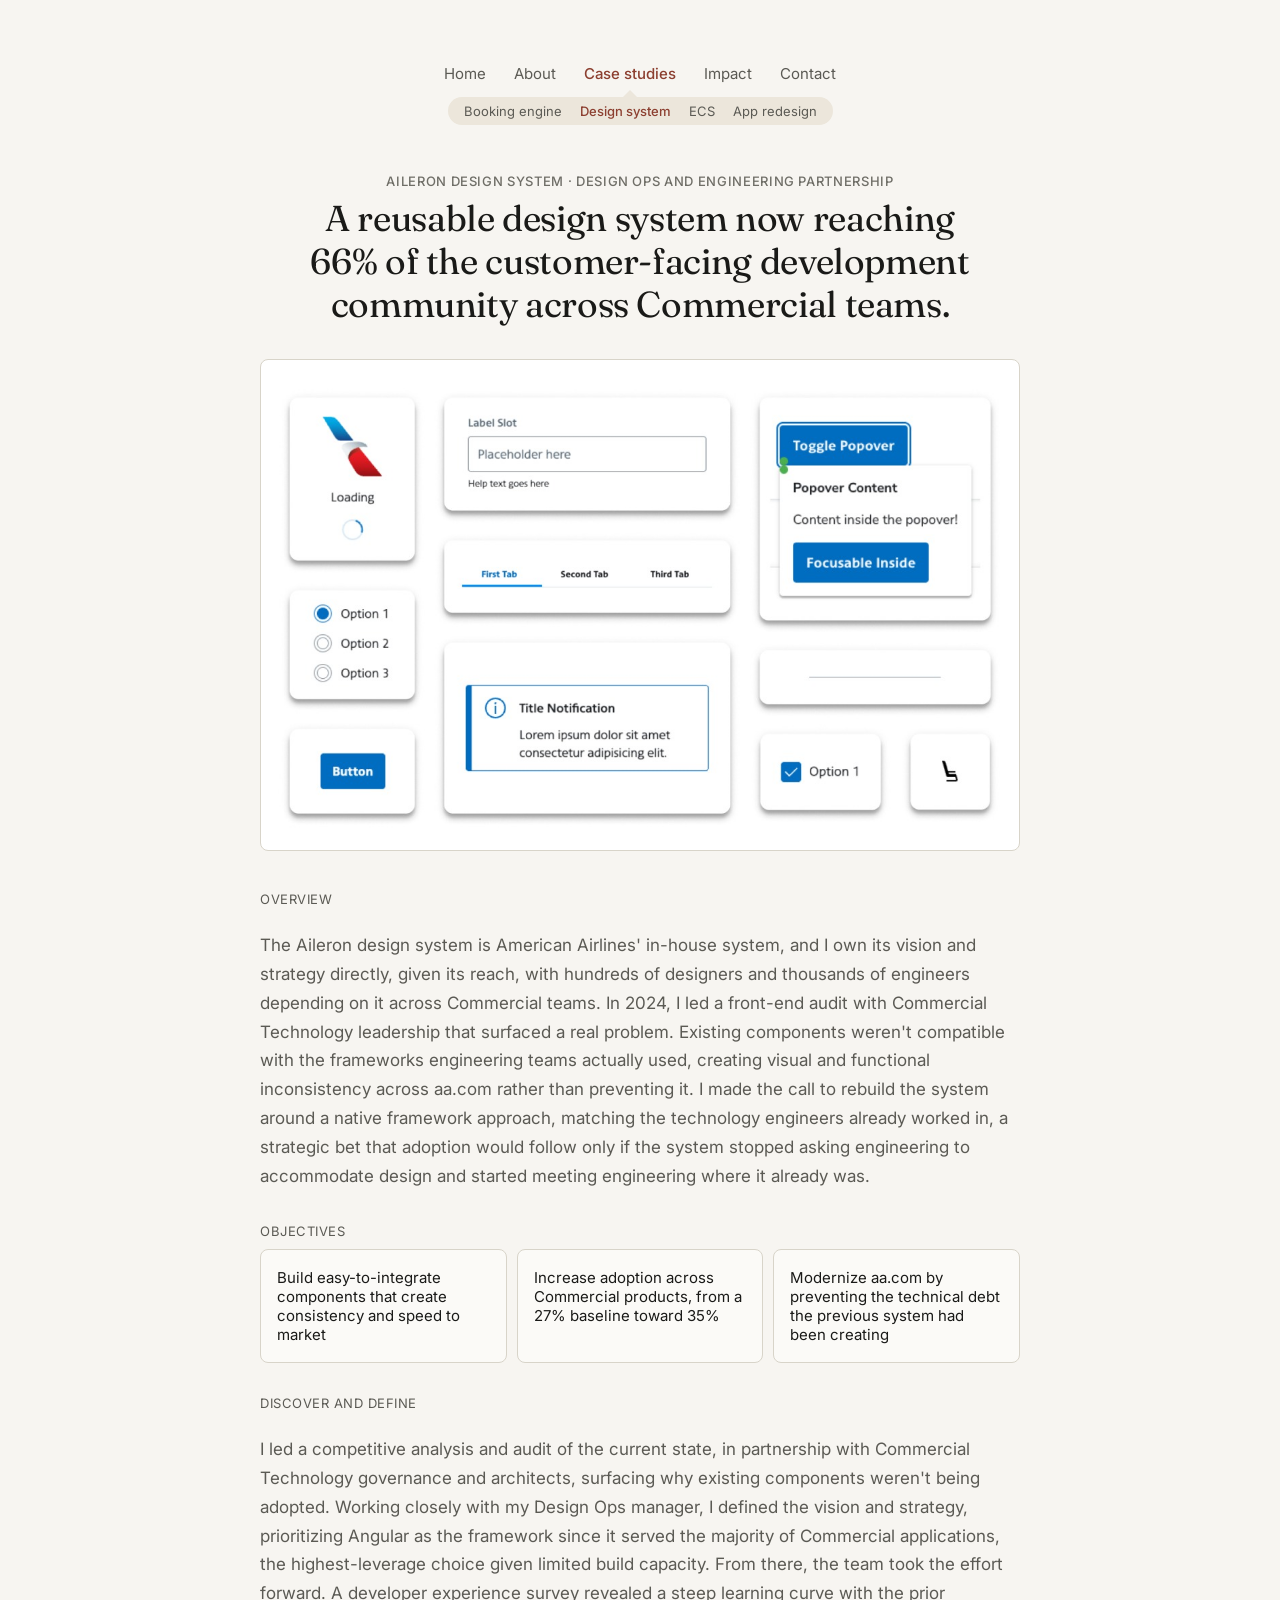
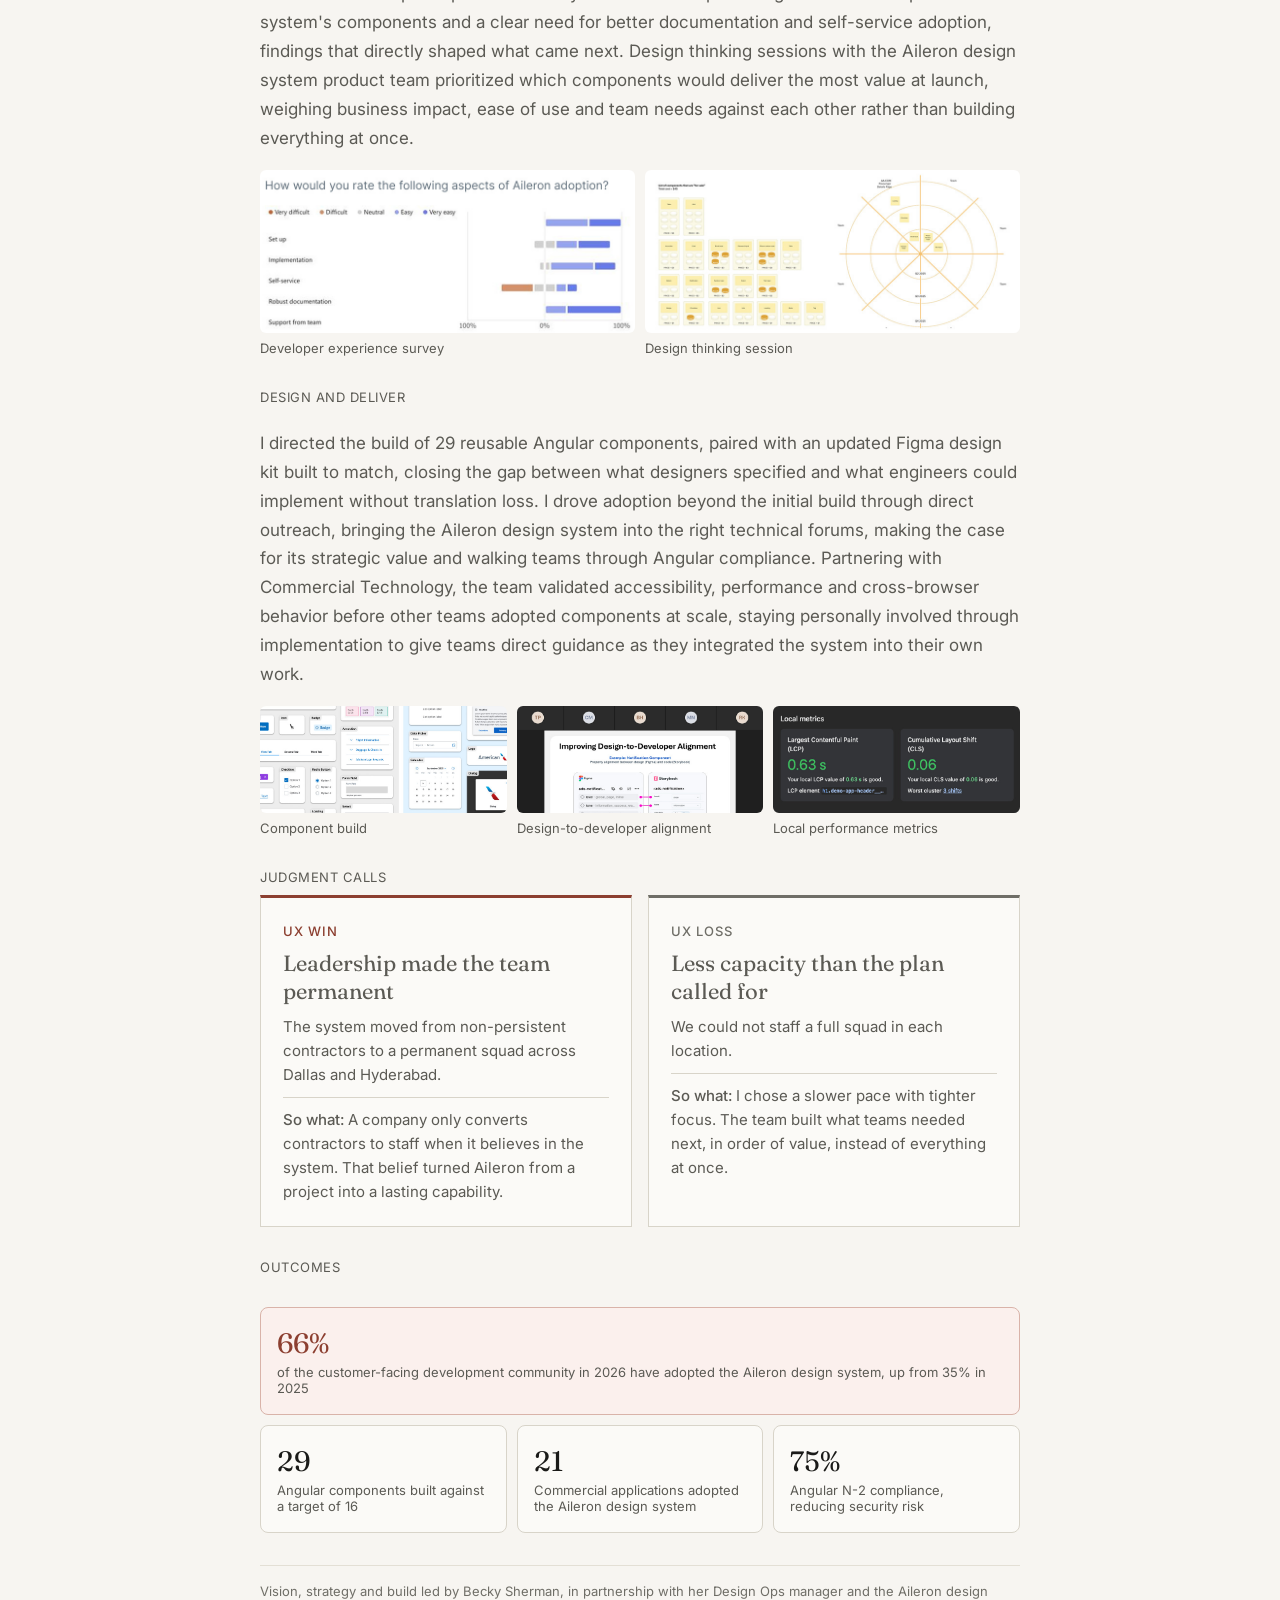
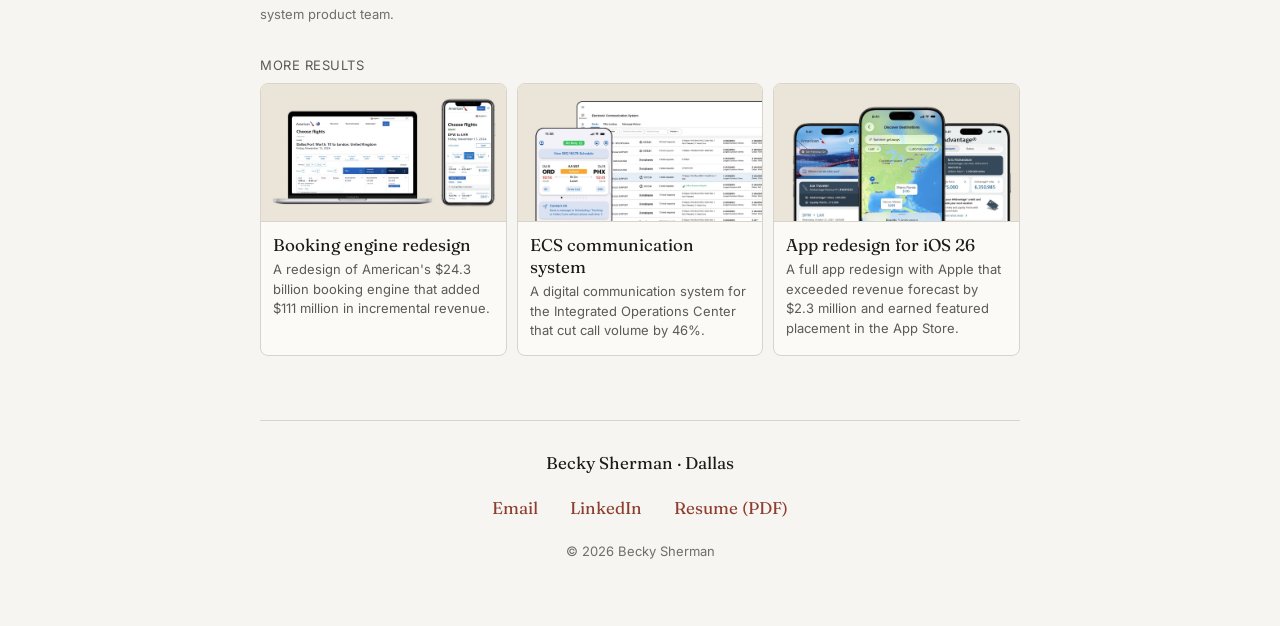
<file: case-studies/aileron.html>
<!DOCTYPE html>
<html lang="en">
<head>
  <meta charset="UTF-8">
  <meta name="viewport" content="width=device-width, initial-scale=1.0">
  <title>Aileron Design System - Becky Sherman</title>
  <meta name="description" content="A reusable design system now reaching 66% of the customer-facing development community across Commercial teams.">
  <meta property="og:type" content="website">
  <meta property="og:site_name" content="Becky Sherman">
  <meta property="og:title" content="Aileron Design System - Becky Sherman">
  <meta property="og:description" content="A reusable design system now reaching 66% of the customer-facing development community across Commercial teams.">
  <meta property="og:image" content="https://becky-portfolio-gamma.vercel.app/og-image.jpg">
  <meta property="og:image:alt" content="Becky Sherman, global design leader who delivers results, not just design.">
  <meta name="twitter:card" content="summary_large_image">
  <link rel="icon" href="../favicon.ico" sizes="any">
  <link rel="icon" type="image/png" sizes="32x32" href="../favicon-32.png">
  <link rel="apple-touch-icon" href="../apple-touch-icon.png">
  <link rel="stylesheet" href="../style.css">
  <link rel="preconnect" href="https://fonts.googleapis.com">
  <link rel="preconnect" href="https://fonts.gstatic.com" crossorigin>
  <link href="https://fonts.googleapis.com/css2?family=Fraunces:opsz,wght@9..144,400&family=Inter:wght@400;500&display=swap" rel="stylesheet">
</head>
<body>

  <a class="skip-link" href="#main">Skip to main content</a>

  <nav class="nav has-sub" aria-label="Main">
    <a href="../index.html">Home</a>
    <a href="../about.html">About</a>
    <a href="index.html" class="active" aria-current="true">Case studies</a>
    <a href="../impact.html">Impact</a>
    <a href="../contact.html">Contact</a>
  </nav>
  <nav class="sub-nav" aria-label="Case studies">
    <a href="booking-engine.html">Booking engine</a>
    <a href="aileron.html" aria-current="page">Design system</a>
    <a href="ecs.html">ECS</a>
    <a href="app-ios26.html">App redesign</a>
  </nav>

  <main id="main" tabindex="-1">

  <div class="case-label">Aileron Design System &middot; Design Ops and Engineering Partnership</div>
  <h1 class="case-headline">A reusable design system now reaching 66% of the customer-facing development community across Commercial teams.</h1>

  <img class="hero-image" src="../images/aileron/aileron-hero.jpg" alt="A grid of Aileron design system interface components on a white background, including a loading indicator, radio buttons, a button, a labeled text field, tabs, a notification, a popover and a checkbox">

  <h2 class="section-label">Overview</h2>
  <p class="bio">The Aileron design system is American Airlines' in-house system, and I own its vision and strategy directly, given its reach, with hundreds of designers and thousands of engineers depending on it across Commercial teams. In 2024, I led a front-end audit with Commercial Technology leadership that surfaced a real problem. Existing components weren't compatible with the frameworks engineering teams actually used, creating visual and functional inconsistency across aa.com rather than preventing it. I made the call to rebuild the system around a native framework approach, matching the technology engineers already worked in, a strategic bet that adoption would follow only if the system stopped asking engineering to accommodate design and started meeting engineering where it already was.</p>

  <h2 class="section-label">Objectives</h2>
  <div class="objectives">
    <div class="stat">Build easy-to-integrate components that create consistency and speed to market</div>
    <div class="stat">Increase adoption across Commercial products, from a 27% baseline toward 35%</div>
    <div class="stat">Modernize aa.com by preventing the technical debt the previous system had been creating</div>
  </div>

  <h2 class="section-label">Discover and Define</h2>
  <p class="bio">I led a competitive analysis and audit of the current state, in partnership with Commercial Technology governance and architects, surfacing why existing components weren't being adopted. Working closely with my Design Ops manager, I defined the vision and strategy, prioritizing Angular as the framework since it served the majority of Commercial applications, the highest-leverage choice given limited build capacity. From there, the team took the effort forward. A developer experience survey revealed a steep learning curve with the prior system's components and a clear need for better documentation and self-service adoption, findings that directly shaped what came next. Design thinking sessions with the Aileron design system product team prioritized which components would deliver the most value at launch, weighing business impact, ease of use and team needs against each other rather than building everything at once.</p>

  <div class="process-grid process-grid-2 process-grid-wide">
    <figure>
      <img src="../images/aileron/aileron-developer-survey.jpg" alt="Bar chart of developer survey responses to how they would rate aspects of Aileron design system adoption, with rows for set up, implementation, self-service, robust documentation and support from team, rated from very difficult to very easy" loading="lazy" decoding="async">
      <figcaption>Developer experience survey</figcaption>
    </figure>
    <figure>
      <img src="../images/aileron/aileron-design-thinking-session.jpg" alt="Two workshop boards from a design thinking session, showing a set of component cards with prices and a circular chart with components placed in rings labeled by quarter of 2025" loading="lazy" decoding="async">
      <figcaption>Design thinking session</figcaption>
    </figure>
  </div>

  <h2 class="section-label">Design and Deliver</h2>
  <p class="bio">I directed the build of 29 reusable Angular components, paired with an updated Figma design kit built to match, closing the gap between what designers specified and what engineers could implement without translation loss. I drove adoption beyond the initial build through direct outreach, bringing the Aileron design system into the right technical forums, making the case for its strategic value and walking teams through Angular compliance. Partnering with Commercial Technology, the team validated accessibility, performance and cross-browser behavior before other teams adopted components at scale, staying personally involved through implementation to give teams direct guidance as they integrated the system into their own work.</p>

  <div class="process-grid process-grid-3 process-grid-wide">
    <figure>
      <img src="../images/aileron/aileron-component-build.jpg" alt="A sheet of interface components including an accordion, date picker, calendar, checkbox, radio button, form field, badge, icon and a dialog with the American Airlines logo" loading="lazy" decoding="async">
      <figcaption>Component build</figcaption>
    </figure>
    <figure>
      <img src="../images/aileron/aileron-forum-alignment.jpg" alt="A video call with five participant avatars above a shared slide titled Improving Design-to-Developer Alignment, comparing a notification component's properties in Figma and Storybook" loading="lazy" decoding="async">
      <figcaption>Design-to-developer alignment</figcaption>
    </figure>
    <figure>
      <img src="../images/aileron/aileron-performance-check.jpg" alt="A browser performance panel showing a largest contentful paint of 0.63 seconds and a cumulative layout shift of 0.06, both marked good" loading="lazy" decoding="async">
      <figcaption>Local performance metrics</figcaption>
    </figure>
  </div>

  <h2 class="section-label">Judgment calls</h2>
  <div class="judgment-grid">
    <div class="judgment-card is-win">
      <p class="judgment-kind">UX win</p>
      <p class="judgment-title">Leadership made the team permanent</p>
      <p class="judgment-text">The system moved from non-persistent contractors to a permanent squad across Dallas and Hyderabad.</p>
      <p class="judgment-sowhat"><strong>So what:</strong> A company only converts contractors to staff when it believes in the system. That belief turned Aileron from a project into a lasting capability.</p>
    </div>
    <div class="judgment-card">
      <p class="judgment-kind">UX loss</p>
      <p class="judgment-title">Less capacity than the plan called for</p>
      <p class="judgment-text">We could not staff a full squad in each location.</p>
      <p class="judgment-sowhat"><strong>So what:</strong> I chose a slower pace with tighter focus. The team built what teams needed next, in order of value, instead of everything at once.</p>
    </div>
  </div>

  <h2 class="section-label">Outcomes</h2>
  <div class="stats stats-3">
    <div class="stat stat-hero stat-wide">
      <div class="stat-number">66%</div>
      <div class="stat-label">of the customer-facing development community in 2026 have adopted the Aileron design system, up from 35% in 2025</div>
    </div>
    <div class="stat">
      <div class="stat-number">29</div>
      <div class="stat-label">Angular components built against a target of 16</div>
    </div>
    <div class="stat">
      <div class="stat-number">21</div>
      <div class="stat-label">Commercial applications adopted the Aileron design system</div>
    </div>
    <div class="stat">
      <div class="stat-number">75%</div>
      <div class="stat-label">Angular N-2 compliance, reducing security risk</div>
    </div>
  </div>

  <p class="attribution">Vision, strategy and build led by Becky Sherman, in partnership with her Design Ops manager and the Aileron design system product team.</p>

  <h2 class="section-label">More results</h2>
  <div class="more-work">
    <a class="more-card" href="booking-engine.html">
      <img class="more-image" src="../images/cards/card-booking-engine.jpg" alt="" loading="lazy" decoding="async">
      <h3 class="more-title">Booking engine redesign</h3>
      <div class="more-text">A redesign of American's $24.3 billion booking engine that added $111 million in incremental revenue.</div>
    </a>
    <a class="more-card" href="ecs.html">
      <img class="more-image" src="../images/cards/card-ecs.jpg" alt="" loading="lazy" decoding="async">
      <h3 class="more-title">ECS communication system</h3>
      <div class="more-text">A digital communication system for the Integrated Operations Center that cut call volume by 46%.</div>
    </a>
    <a class="more-card" href="app-ios26.html">
      <img class="more-image" src="../images/cards/card-app-ios26.jpg" alt="" loading="lazy" decoding="async">
      <h3 class="more-title">App redesign for iOS 26</h3>
      <div class="more-text">A full app redesign with Apple that exceeded revenue forecast by $2.3 million and earned featured placement in the App Store.</div>
    </a>
  </div>
  </main>

  <footer class="site-footer">
    <p class="footer-name">Becky Sherman <span aria-hidden="true">&middot;</span> Dallas</p>
    <ul class="footer-links">
      <li><a href="mailto:bsherma@hotmail.com">Email</a></li>
      <li><a href="https://www.linkedin.com/in/beckysherman/" target="_blank" rel="noopener">LinkedIn<span class="sr-only"> (opens in a new tab)</span></a></li>
      <li><a href="../resume.pdf">Resume (PDF)</a></li>
    </ul>
    <p class="footer-copy">&copy; 2026 Becky Sherman</p>
  </footer>

<script>
  // Points the sub row's tray at the "Case studies" menu item.
  function pointSubRow() {
    document.querySelectorAll('.sub-nav').forEach(function (row) {
      var parent = row.previousElementSibling && row.previousElementSibling.querySelector('a.active');
      if (!parent || !row.offsetWidth) return;
      var p = parent.getBoundingClientRect(), r = row.getBoundingClientRect();
      row.style.setProperty('--pointer-x', (p.left + p.width / 2 - r.left) + 'px');
    });
  }
  window.addEventListener('load', pointSubRow);
  window.addEventListener('resize', pointSubRow);
  window.addEventListener('hashchange', function () { setTimeout(pointSubRow, 0); });
</script>
</body>
</html>
</file>
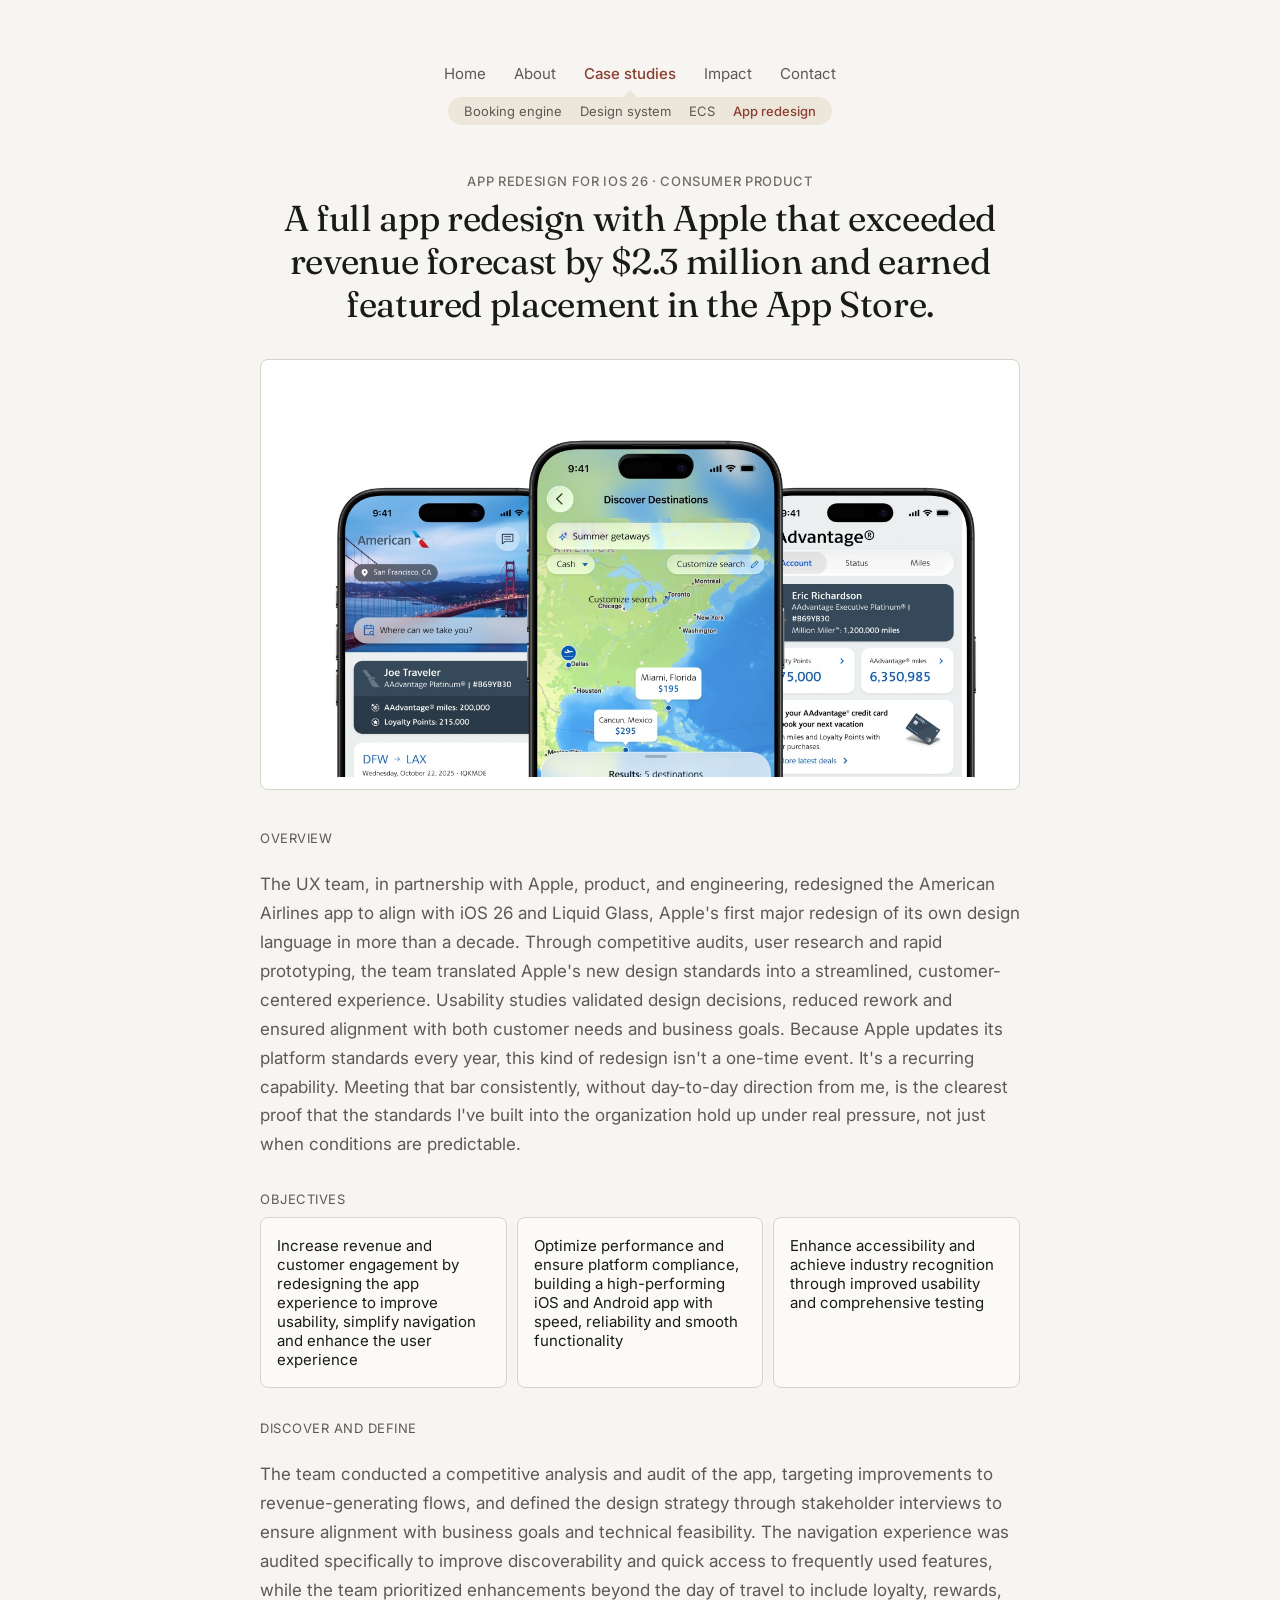
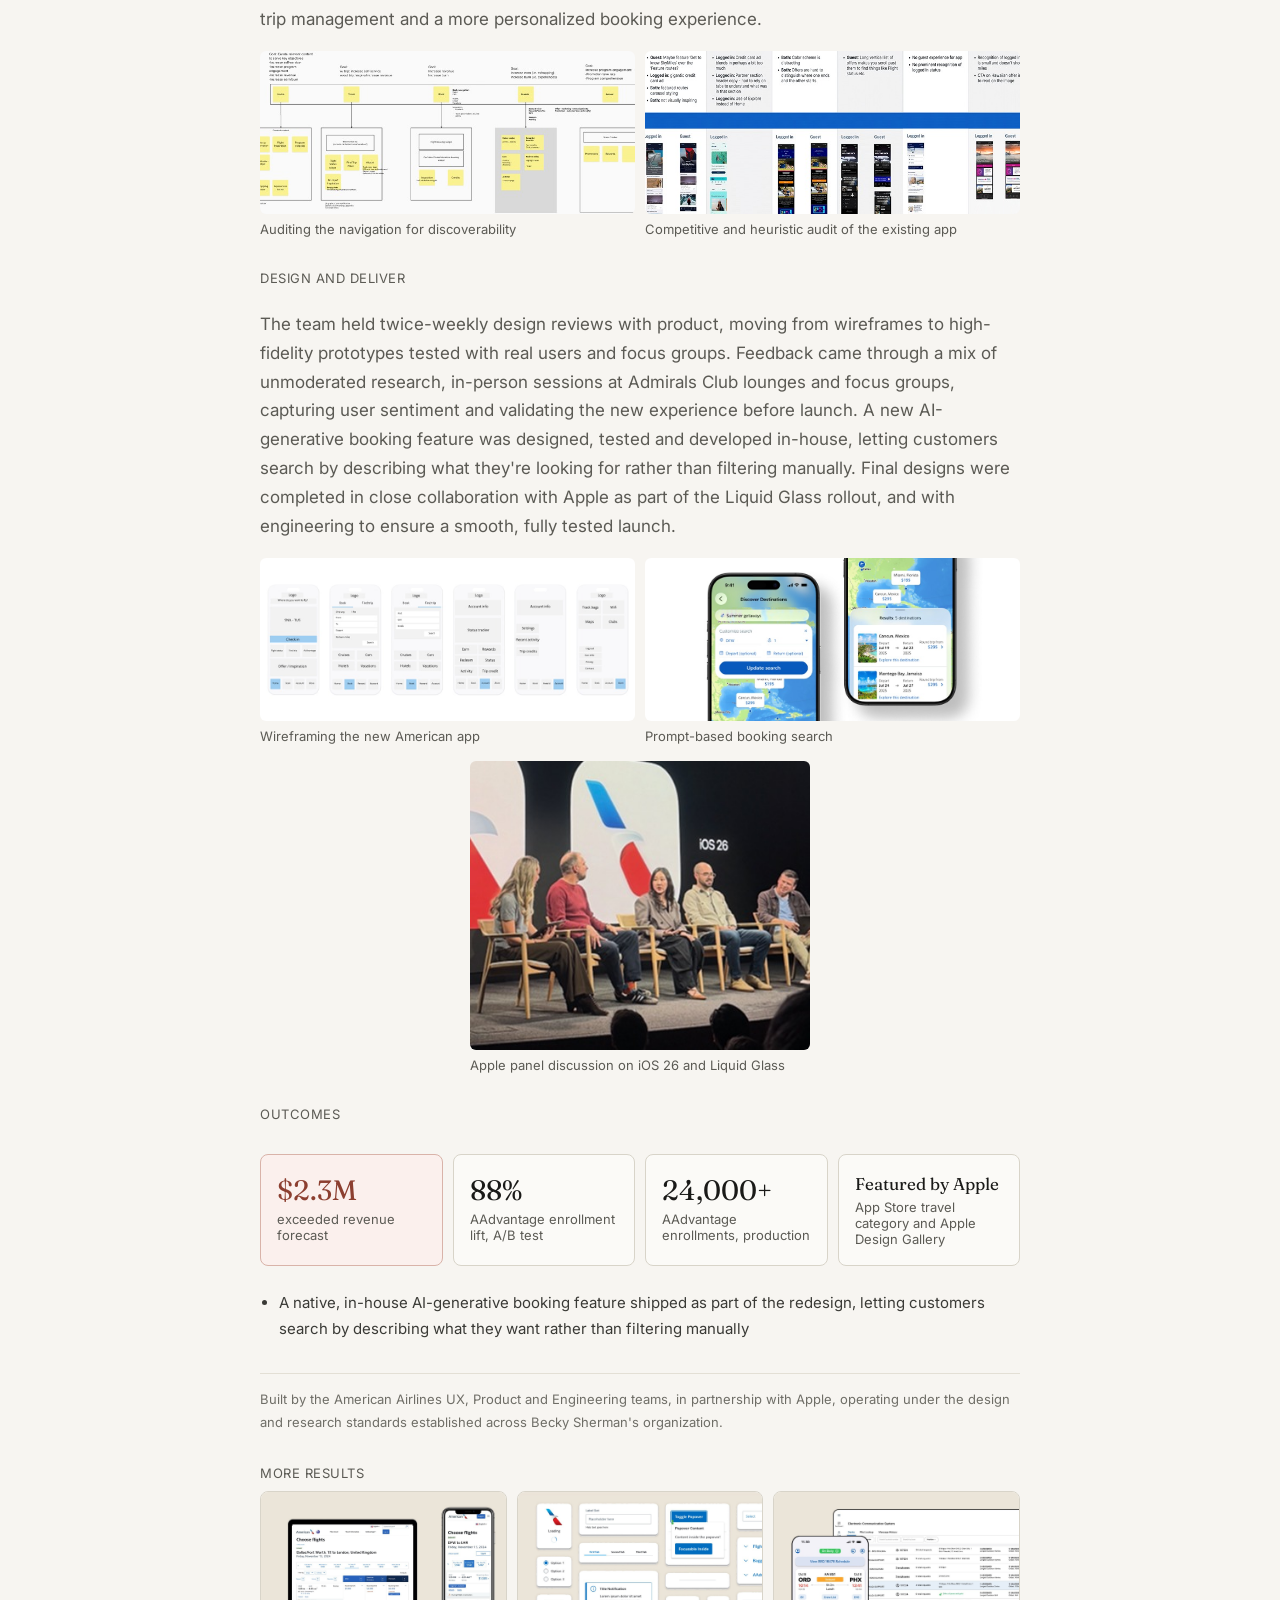
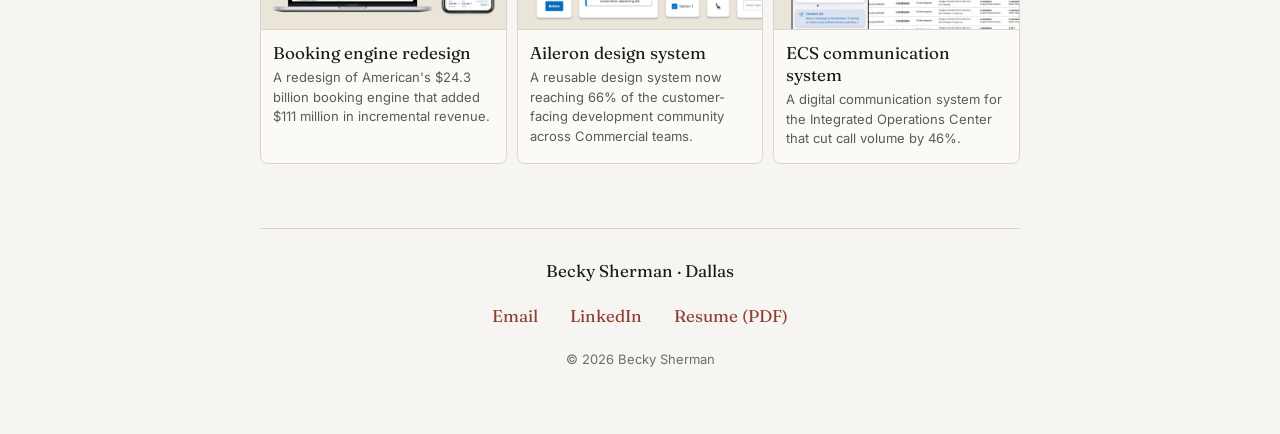
<file: case-studies/app-ios26.html>
<!DOCTYPE html>
<html lang="en">
<head>
  <meta charset="UTF-8">
  <meta name="viewport" content="width=device-width, initial-scale=1.0">
  <title>App Redesign for iOS 26 - Becky Sherman</title>
  <meta name="description" content="A full app redesign with Apple that exceeded revenue forecast by $2.3 million and earned featured placement in the App Store.">
  <meta property="og:type" content="website">
  <meta property="og:site_name" content="Becky Sherman">
  <meta property="og:title" content="App Redesign for iOS 26 - Becky Sherman">
  <meta property="og:description" content="A full app redesign with Apple that exceeded revenue forecast by $2.3 million and earned featured placement in the App Store.">
  <meta property="og:image" content="https://becky-portfolio-gamma.vercel.app/og-image.jpg">
  <meta property="og:image:alt" content="Becky Sherman, global design leader who delivers results, not just design.">
  <meta name="twitter:card" content="summary_large_image">
  <link rel="icon" href="../favicon.ico" sizes="any">
  <link rel="icon" type="image/png" sizes="32x32" href="../favicon-32.png">
  <link rel="apple-touch-icon" href="../apple-touch-icon.png">
  <link rel="stylesheet" href="../style.css">
  <link rel="preconnect" href="https://fonts.googleapis.com">
  <link rel="preconnect" href="https://fonts.gstatic.com" crossorigin>
  <link href="https://fonts.googleapis.com/css2?family=Fraunces:opsz,wght@9..144,400&family=Inter:wght@400;500&display=swap" rel="stylesheet">
</head>
<body>

  <a class="skip-link" href="#main">Skip to main content</a>

  <nav class="nav has-sub" aria-label="Main">
    <a href="../index.html">Home</a>
    <a href="../about.html">About</a>
    <a href="index.html" class="active" aria-current="true">Case studies</a>
    <a href="../impact.html">Impact</a>
    <a href="../contact.html">Contact</a>
  </nav>
  <nav class="sub-nav" aria-label="Case studies">
    <a href="booking-engine.html">Booking engine</a>
    <a href="aileron.html">Design system</a>
    <a href="ecs.html">ECS</a>
    <a href="app-ios26.html" aria-current="page">App redesign</a>
  </nav>

  <main id="main" tabindex="-1">

  <div class="case-label">App Redesign for iOS 26 &middot; Consumer Product</div>
  <h1 class="case-headline">A full app redesign with Apple that exceeded revenue forecast by $2.3 million and earned featured placement in the App Store.</h1>

  <img class="hero-image" src="../images/app-ios26/app-ios26-hero.jpg" alt="Three iPhone screens showing the redesigned American Airlines app home screen, a destination discovery map and an AAdvantage account summary">

  <h2 class="section-label">Overview</h2>
  <p class="bio">The UX team, in partnership with Apple, product, and engineering, redesigned the American Airlines app to align with iOS 26 and Liquid Glass, Apple's first major redesign of its own design language in more than a decade. Through competitive audits, user research and rapid prototyping, the team translated Apple's new design standards into a streamlined, customer-centered experience. Usability studies validated design decisions, reduced rework and ensured alignment with both customer needs and business goals. Because Apple updates its platform standards every year, this kind of redesign isn't a one-time event. It's a recurring capability. Meeting that bar consistently, without day-to-day direction from me, is the clearest proof that the standards I've built into the organization hold up under real pressure, not just when conditions are predictable.</p>

  <h2 class="section-label">Objectives</h2>
  <div class="objectives">
    <div class="stat">Increase revenue and customer engagement by redesigning the app experience to improve usability, simplify navigation and enhance the user experience</div>
    <div class="stat">Optimize performance and ensure platform compliance, building a high-performing iOS and Android app with speed, reliability and smooth functionality</div>
    <div class="stat">Enhance accessibility and achieve industry recognition through improved usability and comprehensive testing</div>
  </div>

  <h2 class="section-label">Discover and Define</h2>
  <p class="bio">The team conducted a competitive analysis and audit of the app, targeting improvements to revenue-generating flows, and defined the design strategy through stakeholder interviews to ensure alignment with business goals and technical feasibility. The navigation experience was audited specifically to improve discoverability and quick access to frequently used features, while the team prioritized enhancements beyond the day of travel to include loyalty, rewards, trip management and a more personalized booking experience.</p>

  <div class="process-grid process-grid-2 process-grid-wide">
    <figure>
      <img src="../images/app-ios26/app-ios26-nav-audit.jpg" alt="A site map made of sticky notes showing the American Airlines app navigation structure, organized by home, travel, book, rewards and account" loading="lazy" decoding="async">
      <figcaption>Auditing the navigation for discoverability</figcaption>
    </figure>
    <figure>
      <img src="../images/app-ios26/app-ios26-heuristic-audit.jpg" alt="Screens from the existing app arranged in a row with handwritten critique notes above each one" loading="lazy" decoding="async">
      <figcaption>Competitive and heuristic audit of the existing app</figcaption>
    </figure>
  </div>

  <h2 class="section-label">Design and Deliver</h2>
  <p class="bio">The team held twice-weekly design reviews with product, moving from wireframes to high-fidelity prototypes tested with real users and focus groups. Feedback came through a mix of unmoderated research, in-person sessions at Admirals Club lounges and focus groups, capturing user sentiment and validating the new experience before launch. A new AI-generative booking feature was designed, tested and developed in-house, letting customers search by describing what they're looking for rather than filtering manually. Final designs were completed in close collaboration with Apple as part of the Liquid Glass rollout, and with engineering to ensure a smooth, fully tested launch.</p>

  <div class="process-grid process-grid-2 process-grid-wide">
    <figure>
      <img src="../images/app-ios26/app-ios26-wireframe-grid.jpg" alt="A row of six low-fidelity wireframes showing early concepts for the app's home, book, rewards and account screens" loading="lazy" decoding="async">
      <figcaption>Wireframing the new American app</figcaption>
    </figure>
    <figure>
      <img src="../images/app-ios26/app-ios26-booking-prompt.jpg" alt="Two phone screens showing a prompt-based destination search and a list of matching trip results" loading="lazy" decoding="async">
      <figcaption>Prompt-based booking search</figcaption>
    </figure>
  </div>

  <div class="process-grid process-grid-solo">
    <figure>
      <img src="../images/app-ios26/app-ios26-apple-event.jpg" alt="Five panelists seated on stage at an Apple event in front of an iOS 26 branded backdrop with the American Airlines logo" loading="lazy" decoding="async">
      <figcaption>Apple panel discussion on iOS 26 and Liquid Glass</figcaption>
    </figure>
  </div>

  <h2 class="section-label">Outcomes</h2>
  <div class="stats">
    <div class="stat stat-hero">
      <div class="stat-number">$2.3M</div>
      <div class="stat-label">exceeded revenue forecast</div>
    </div>
    <div class="stat">
      <div class="stat-number">88%</div>
      <div class="stat-label">AAdvantage enrollment lift, A/B test</div>
    </div>
    <div class="stat">
      <div class="stat-number">24,000+</div>
      <div class="stat-label">AAdvantage enrollments, production</div>
    </div>
    <div class="stat">
      <div class="stat-text">Featured by Apple</div>
      <div class="stat-label">App Store travel category and Apple Design Gallery</div>
    </div>
  </div>

  <ul class="additional-outcomes">
    <li>A native, in-house AI-generative booking feature shipped as part of the redesign, letting customers search by describing what they want rather than filtering manually</li>
  </ul>

  <p class="attribution">Built by the American Airlines UX, Product and Engineering teams, in partnership with Apple, operating under the design and research standards established across Becky Sherman's organization.</p>

  <h2 class="section-label">More results</h2>
  <div class="more-work">
    <a class="more-card" href="booking-engine.html">
      <img class="more-image" src="../images/cards/card-booking-engine.jpg" alt="" loading="lazy" decoding="async">
      <h3 class="more-title">Booking engine redesign</h3>
      <div class="more-text">A redesign of American's $24.3 billion booking engine that added $111 million in incremental revenue.</div>
    </a>
    <a class="more-card" href="aileron.html">
      <img class="more-image" src="../images/cards/card-aileron.jpg" alt="" loading="lazy" decoding="async">
      <h3 class="more-title">Aileron design system</h3>
      <div class="more-text">A reusable design system now reaching 66% of the customer-facing development community across Commercial teams.</div>
    </a>
    <a class="more-card" href="ecs.html">
      <img class="more-image" src="../images/cards/card-ecs.jpg" alt="" loading="lazy" decoding="async">
      <h3 class="more-title">ECS communication system</h3>
      <div class="more-text">A digital communication system for the Integrated Operations Center that cut call volume by 46%.</div>
    </a>
  </div>
  </main>

  <footer class="site-footer">
    <p class="footer-name">Becky Sherman <span aria-hidden="true">&middot;</span> Dallas</p>
    <ul class="footer-links">
      <li><a href="mailto:bsherma@hotmail.com">Email</a></li>
      <li><a href="https://www.linkedin.com/in/beckysherman/" target="_blank" rel="noopener">LinkedIn<span class="sr-only"> (opens in a new tab)</span></a></li>
      <li><a href="../resume.pdf">Resume (PDF)</a></li>
    </ul>
    <p class="footer-copy">&copy; 2026 Becky Sherman</p>
  </footer>

<script>
  // Points the sub row's tray at the "Case studies" menu item.
  function pointSubRow() {
    document.querySelectorAll('.sub-nav').forEach(function (row) {
      var parent = row.previousElementSibling && row.previousElementSibling.querySelector('a.active');
      if (!parent || !row.offsetWidth) return;
      var p = parent.getBoundingClientRect(), r = row.getBoundingClientRect();
      row.style.setProperty('--pointer-x', (p.left + p.width / 2 - r.left) + 'px');
    });
  }
  window.addEventListener('load', pointSubRow);
  window.addEventListener('resize', pointSubRow);
  window.addEventListener('hashchange', function () { setTimeout(pointSubRow, 0); });
</script>
</body>
</html>
</file>
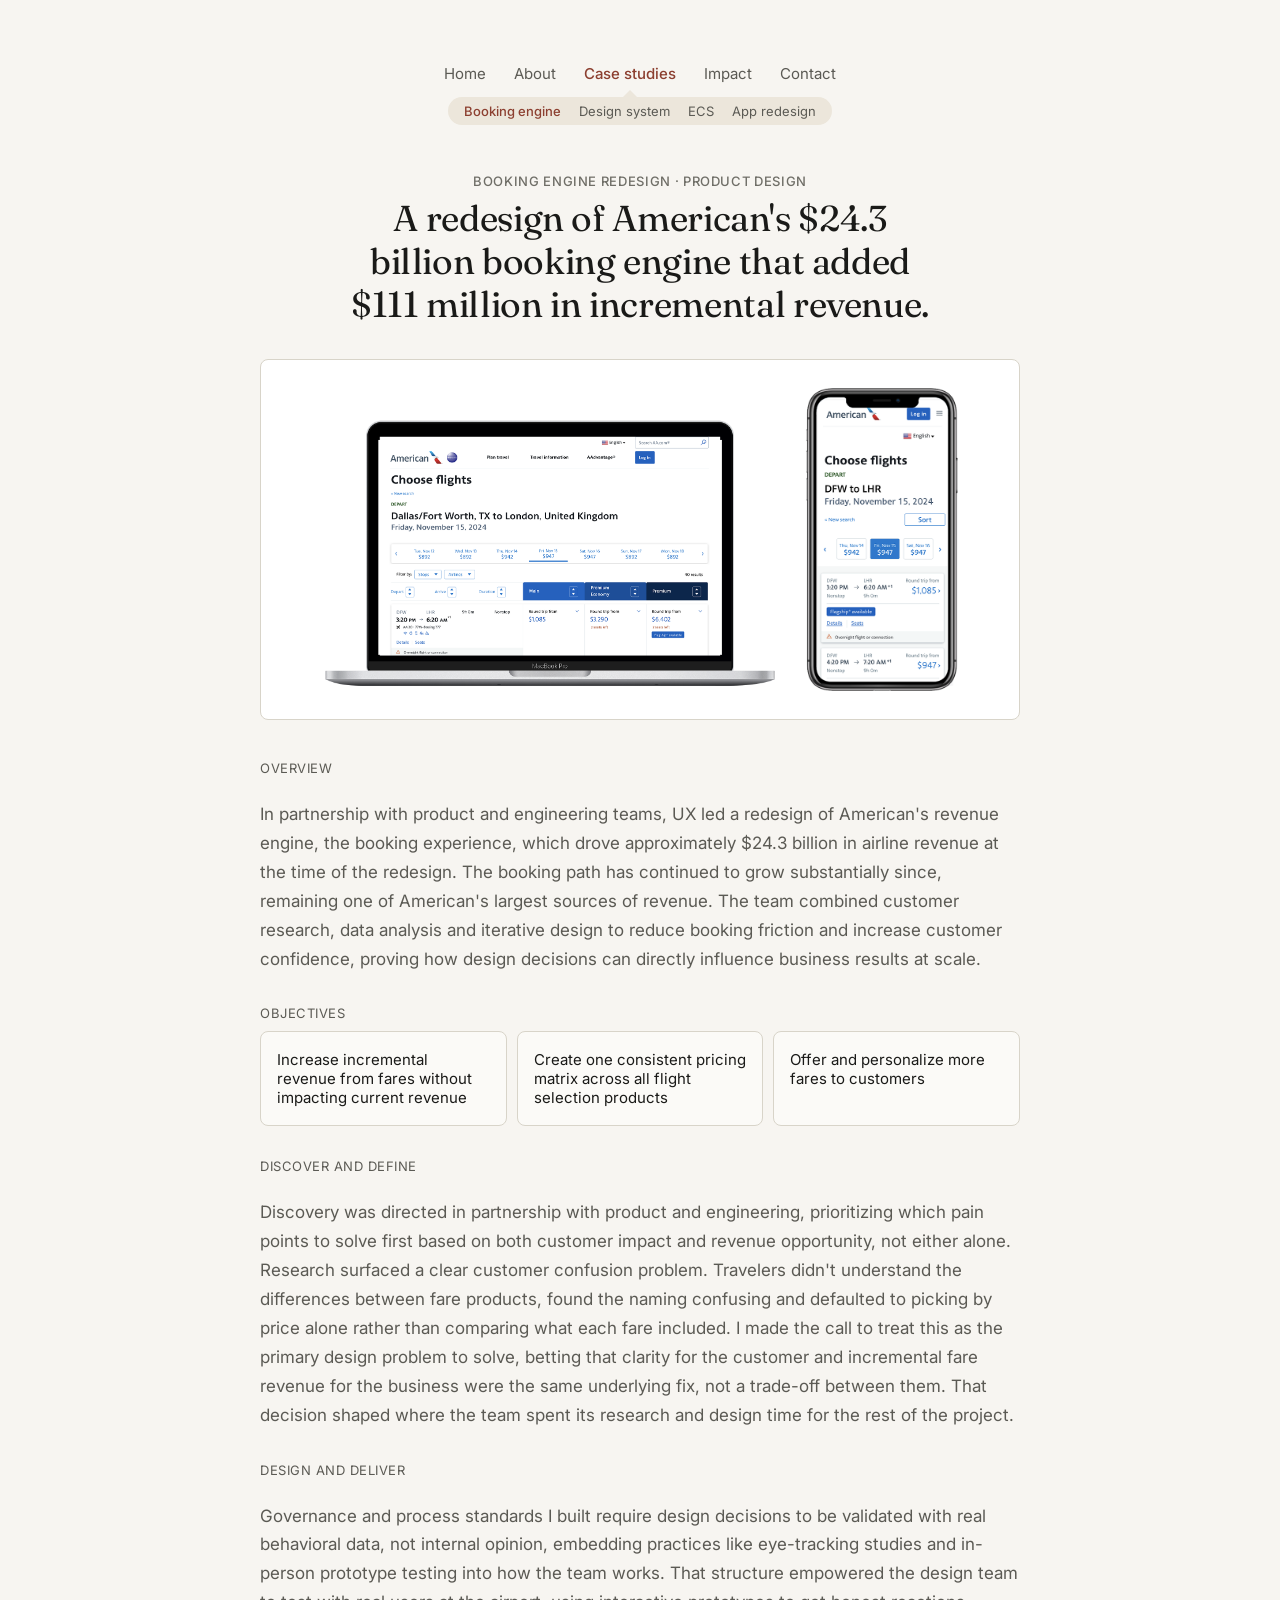
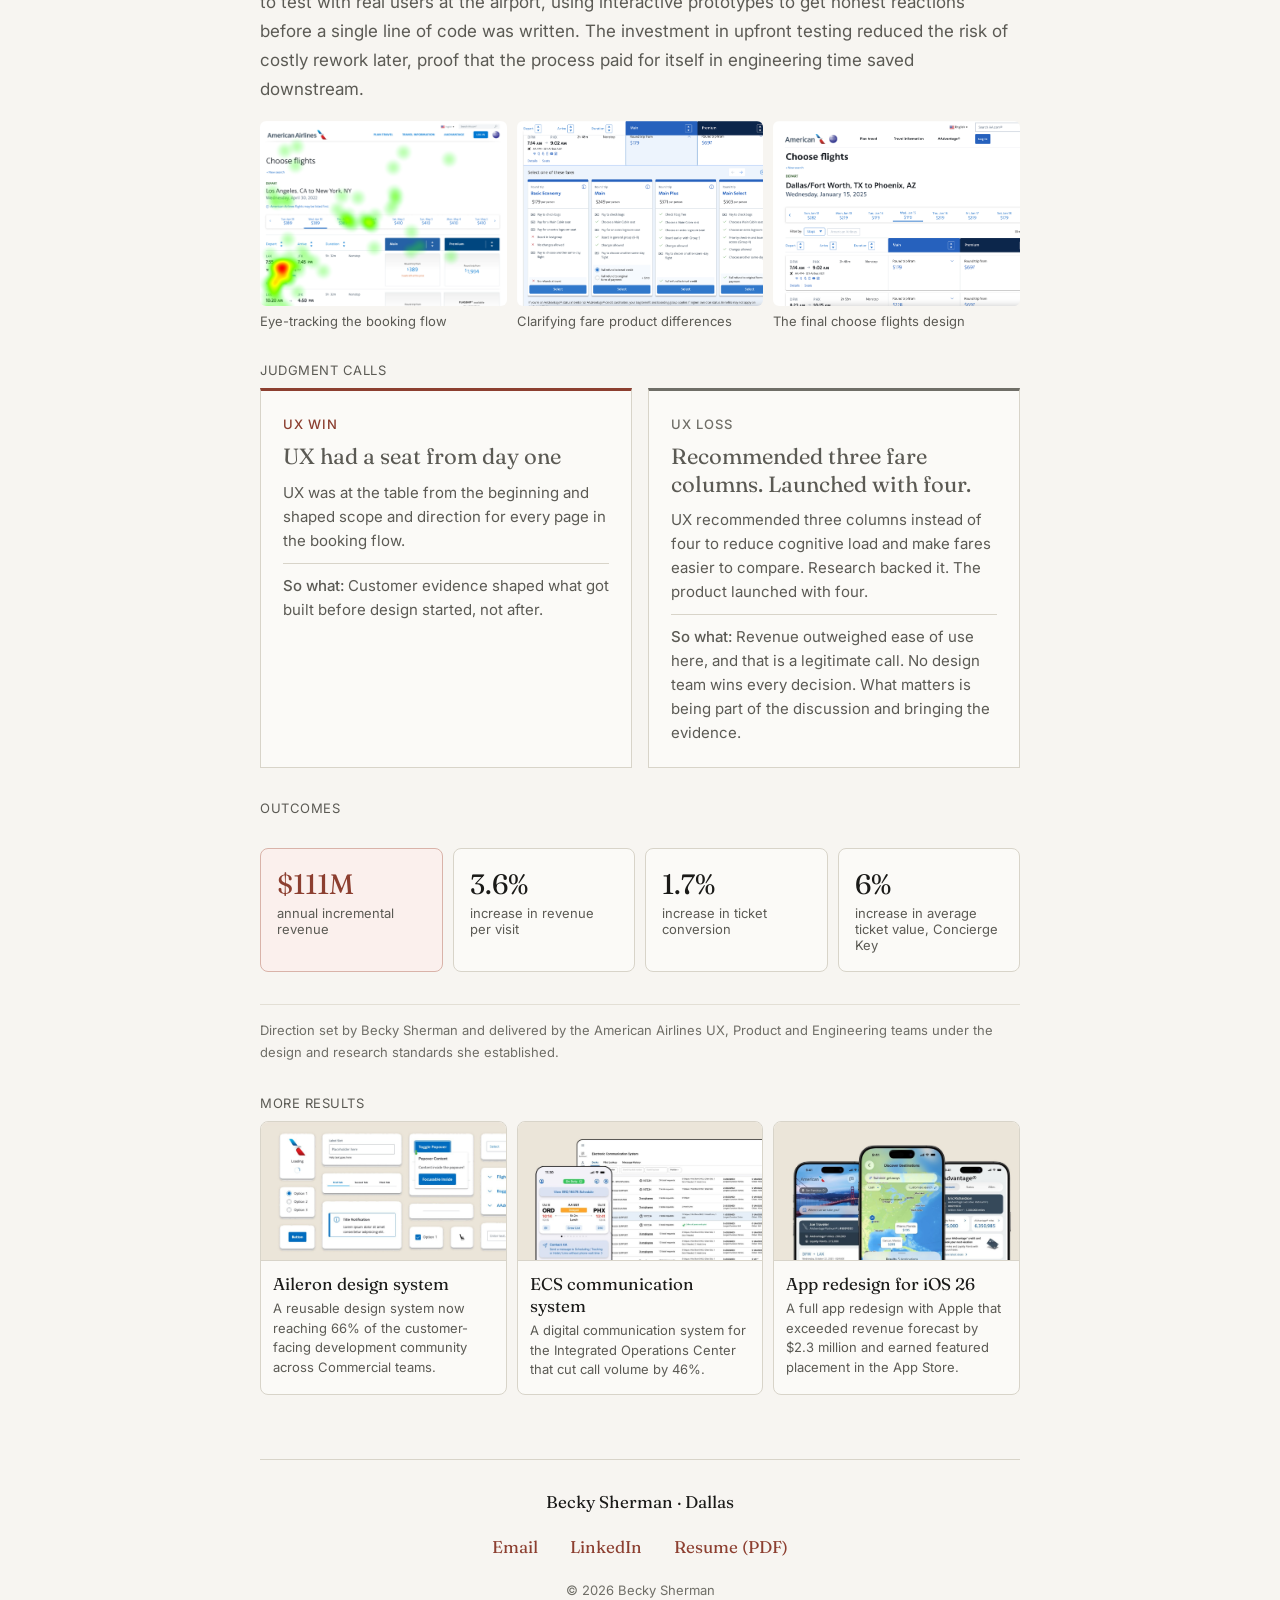
<file: case-studies/booking-engine.html>
<!DOCTYPE html>
<html lang="en">
<head>
  <meta charset="UTF-8">
  <meta name="viewport" content="width=device-width, initial-scale=1.0">
  <title>Booking Engine Redesign - Becky Sherman</title>
  <meta name="description" content="A redesign of American's $24.3 billion booking engine that added $111 million in incremental revenue.">
  <meta property="og:type" content="website">
  <meta property="og:site_name" content="Becky Sherman">
  <meta property="og:title" content="Booking Engine Redesign - Becky Sherman">
  <meta property="og:description" content="A redesign of American's $24.3 billion booking engine that added $111 million in incremental revenue.">
  <meta property="og:image" content="https://becky-portfolio-gamma.vercel.app/og-image.jpg">
  <meta property="og:image:alt" content="Becky Sherman, global design leader who delivers results, not just design.">
  <meta name="twitter:card" content="summary_large_image">
  <link rel="icon" href="../favicon.ico" sizes="any">
  <link rel="icon" type="image/png" sizes="32x32" href="../favicon-32.png">
  <link rel="apple-touch-icon" href="../apple-touch-icon.png">
  <link rel="stylesheet" href="../style.css">
  <link rel="preconnect" href="https://fonts.googleapis.com">
  <link rel="preconnect" href="https://fonts.gstatic.com" crossorigin>
  <link href="https://fonts.googleapis.com/css2?family=Fraunces:opsz,wght@9..144,400&family=Inter:wght@400;500&display=swap" rel="stylesheet">
</head>
<body>

  <a class="skip-link" href="#main">Skip to main content</a>

  <nav class="nav has-sub" aria-label="Main">
    <a href="../index.html">Home</a>
    <a href="../about.html">About</a>
    <a href="index.html" class="active" aria-current="true">Case studies</a>
    <a href="../impact.html">Impact</a>
    <a href="../contact.html">Contact</a>
  </nav>
  <nav class="sub-nav" aria-label="Case studies">
    <a href="booking-engine.html" aria-current="page">Booking engine</a>
    <a href="aileron.html">Design system</a>
    <a href="ecs.html">ECS</a>
    <a href="app-ios26.html">App redesign</a>
  </nav>

  <main id="main" tabindex="-1">

  <div class="case-label">Booking Engine Redesign &middot; Product Design</div>
  <h1 class="case-headline">A redesign of American's $24.3 billion booking engine that added $111 million in incremental revenue.</h1>

  <div class="case-hero-images">
    <img src="../images/booking-engine/hero-laptop.png" alt="American Airlines choose flights desktop booking interface" class="hero-laptop">
    <img src="../images/booking-engine/hero-mobile.png" alt="American Airlines choose flights mobile booking interface" class="hero-mobile-img" loading="lazy" decoding="async">
  </div>

  <h2 class="section-label">Overview</h2>
  <p class="bio">In partnership with product and engineering teams, UX led a redesign of American's revenue engine, the booking experience, which drove approximately $24.3 billion in airline revenue at the time of the redesign. The booking path has continued to grow substantially since, remaining one of American's largest sources of revenue. The team combined customer research, data analysis and iterative design to reduce booking friction and increase customer confidence, proving how design decisions can directly influence business results at scale.</p>

  <h2 class="section-label">Objectives</h2>
  <div class="objectives">
    <div class="stat">Increase incremental revenue from fares without impacting current revenue</div>
    <div class="stat">Create one consistent pricing matrix across all flight selection products</div>
    <div class="stat">Offer and personalize more fares to customers</div>
  </div>

  <h2 class="section-label">Discover and Define</h2>
  <p class="bio">Discovery was directed in partnership with product and engineering, prioritizing which pain points to solve first based on both customer impact and revenue opportunity, not either alone. Research surfaced a clear customer confusion problem. Travelers didn't understand the differences between fare products, found the naming confusing and defaulted to picking by price alone rather than comparing what each fare included. I made the call to treat this as the primary design problem to solve, betting that clarity for the customer and incremental fare revenue for the business were the same underlying fix, not a trade-off between them. That decision shaped where the team spent its research and design time for the rest of the project.</p>

  <h2 class="section-label">Design and Deliver</h2>
  <p class="bio">Governance and process standards I built require design decisions to be validated with real behavioral data, not internal opinion, embedding practices like eye-tracking studies and in-person prototype testing into how the team works. That structure empowered the design team to test with real users at the airport, using interactive prototypes to get honest reactions before a single line of code was written. The investment in upfront testing reduced the risk of costly rework later, proof that the process paid for itself in engineering time saved downstream.</p>

  <div class="process-grid process-grid-3 process-grid-uniform">
    <figure>
      <img src="../images/booking-engine/process-1-eyetracking.png" alt="Eye-tracking heatmap of the booking flow" loading="lazy" decoding="async">
      <figcaption>Eye-tracking the booking flow</figcaption>
    </figure>
    <figure>
      <img src="../images/booking-engine/process-2-fare-comparison.png" alt="Expanded fare comparison showing the differences between fare products" loading="lazy" decoding="async">
      <figcaption>Clarifying fare product differences</figcaption>
    </figure>
    <figure>
      <img src="../images/booking-engine/process-3-final-design.png" alt="Final choose flights design" loading="lazy" decoding="async">
      <figcaption>The final choose flights design</figcaption>
    </figure>
  </div>

  <h2 class="section-label">Judgment calls</h2>
  <div class="judgment-grid">
    <div class="judgment-card is-win">
      <p class="judgment-kind">UX win</p>
      <p class="judgment-title">UX had a seat from day one</p>
      <p class="judgment-text">UX was at the table from the beginning and shaped scope and direction for every page in the booking flow.</p>
      <p class="judgment-sowhat"><strong>So what:</strong> Customer evidence shaped what got built before design started, not after.</p>
    </div>
    <div class="judgment-card">
      <p class="judgment-kind">UX loss</p>
      <p class="judgment-title">Recommended three fare columns. Launched with four.</p>
      <p class="judgment-text">UX recommended three columns instead of four to reduce cognitive load and make fares easier to compare. Research backed it. The product launched with four.</p>
      <p class="judgment-sowhat"><strong>So what:</strong> Revenue outweighed ease of use here, and that is a legitimate call. No design team wins every decision. What matters is being part of the discussion and bringing the evidence.</p>
    </div>
  </div>

  <h2 class="section-label">Outcomes</h2>
  <div class="stats">
    <div class="stat stat-hero">
      <div class="stat-number">$111M</div>
      <div class="stat-label">annual incremental revenue</div>
    </div>
    <div class="stat">
      <div class="stat-number">3.6%</div>
      <div class="stat-label">increase in revenue per visit</div>
    </div>
    <div class="stat">
      <div class="stat-number">1.7%</div>
      <div class="stat-label">increase in ticket conversion</div>
    </div>
    <div class="stat">
      <div class="stat-number">6%</div>
      <div class="stat-label">increase in average ticket value, Concierge Key</div>
    </div>
  </div>

  <p class="attribution">Direction set by Becky Sherman and delivered by the American Airlines UX, Product and Engineering teams under the design and research standards she established.</p>

  <h2 class="section-label">More results</h2>
  <div class="more-work">
    <a class="more-card" href="aileron.html">
      <img class="more-image" src="../images/cards/card-aileron.jpg" alt="" loading="lazy" decoding="async">
      <h3 class="more-title">Aileron design system</h3>
      <div class="more-text">A reusable design system now reaching 66% of the customer-facing development community across Commercial teams.</div>
    </a>
    <a class="more-card" href="ecs.html">
      <img class="more-image" src="../images/cards/card-ecs.jpg" alt="" loading="lazy" decoding="async">
      <h3 class="more-title">ECS communication system</h3>
      <div class="more-text">A digital communication system for the Integrated Operations Center that cut call volume by 46%.</div>
    </a>
    <a class="more-card" href="app-ios26.html">
      <img class="more-image" src="../images/cards/card-app-ios26.jpg" alt="" loading="lazy" decoding="async">
      <h3 class="more-title">App redesign for iOS 26</h3>
      <div class="more-text">A full app redesign with Apple that exceeded revenue forecast by $2.3 million and earned featured placement in the App Store.</div>
    </a>
  </div>
  </main>

  <footer class="site-footer">
    <p class="footer-name">Becky Sherman <span aria-hidden="true">&middot;</span> Dallas</p>
    <ul class="footer-links">
      <li><a href="mailto:bsherma@hotmail.com">Email</a></li>
      <li><a href="https://www.linkedin.com/in/beckysherman/" target="_blank" rel="noopener">LinkedIn<span class="sr-only"> (opens in a new tab)</span></a></li>
      <li><a href="../resume.pdf">Resume (PDF)</a></li>
    </ul>
    <p class="footer-copy">&copy; 2026 Becky Sherman</p>
  </footer>

<script>
  // Points the sub row's tray at the "Case studies" menu item.
  function pointSubRow() {
    document.querySelectorAll('.sub-nav').forEach(function (row) {
      var parent = row.previousElementSibling && row.previousElementSibling.querySelector('a.active');
      if (!parent || !row.offsetWidth) return;
      var p = parent.getBoundingClientRect(), r = row.getBoundingClientRect();
      row.style.setProperty('--pointer-x', (p.left + p.width / 2 - r.left) + 'px');
    });
  }
  window.addEventListener('load', pointSubRow);
  window.addEventListener('resize', pointSubRow);
  window.addEventListener('hashchange', function () { setTimeout(pointSubRow, 0); });
</script>
</body>
</html>
</file>
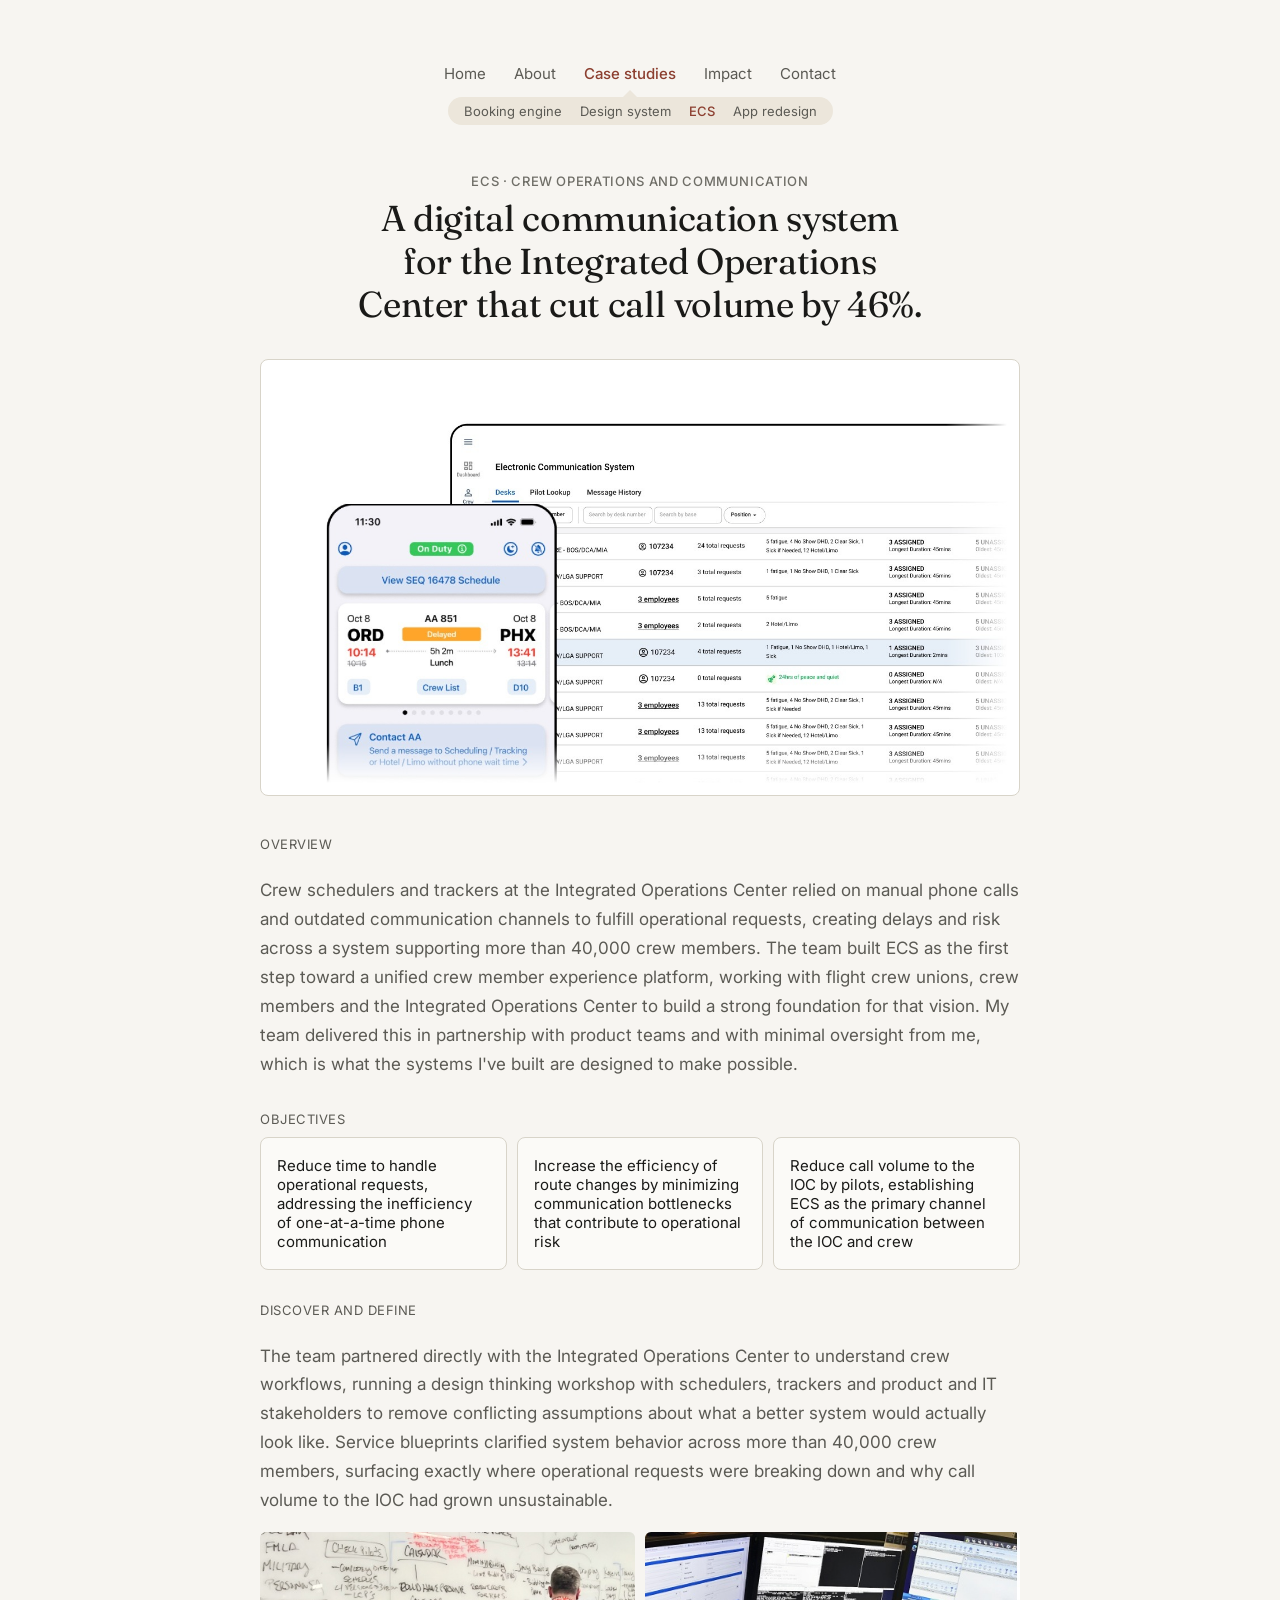
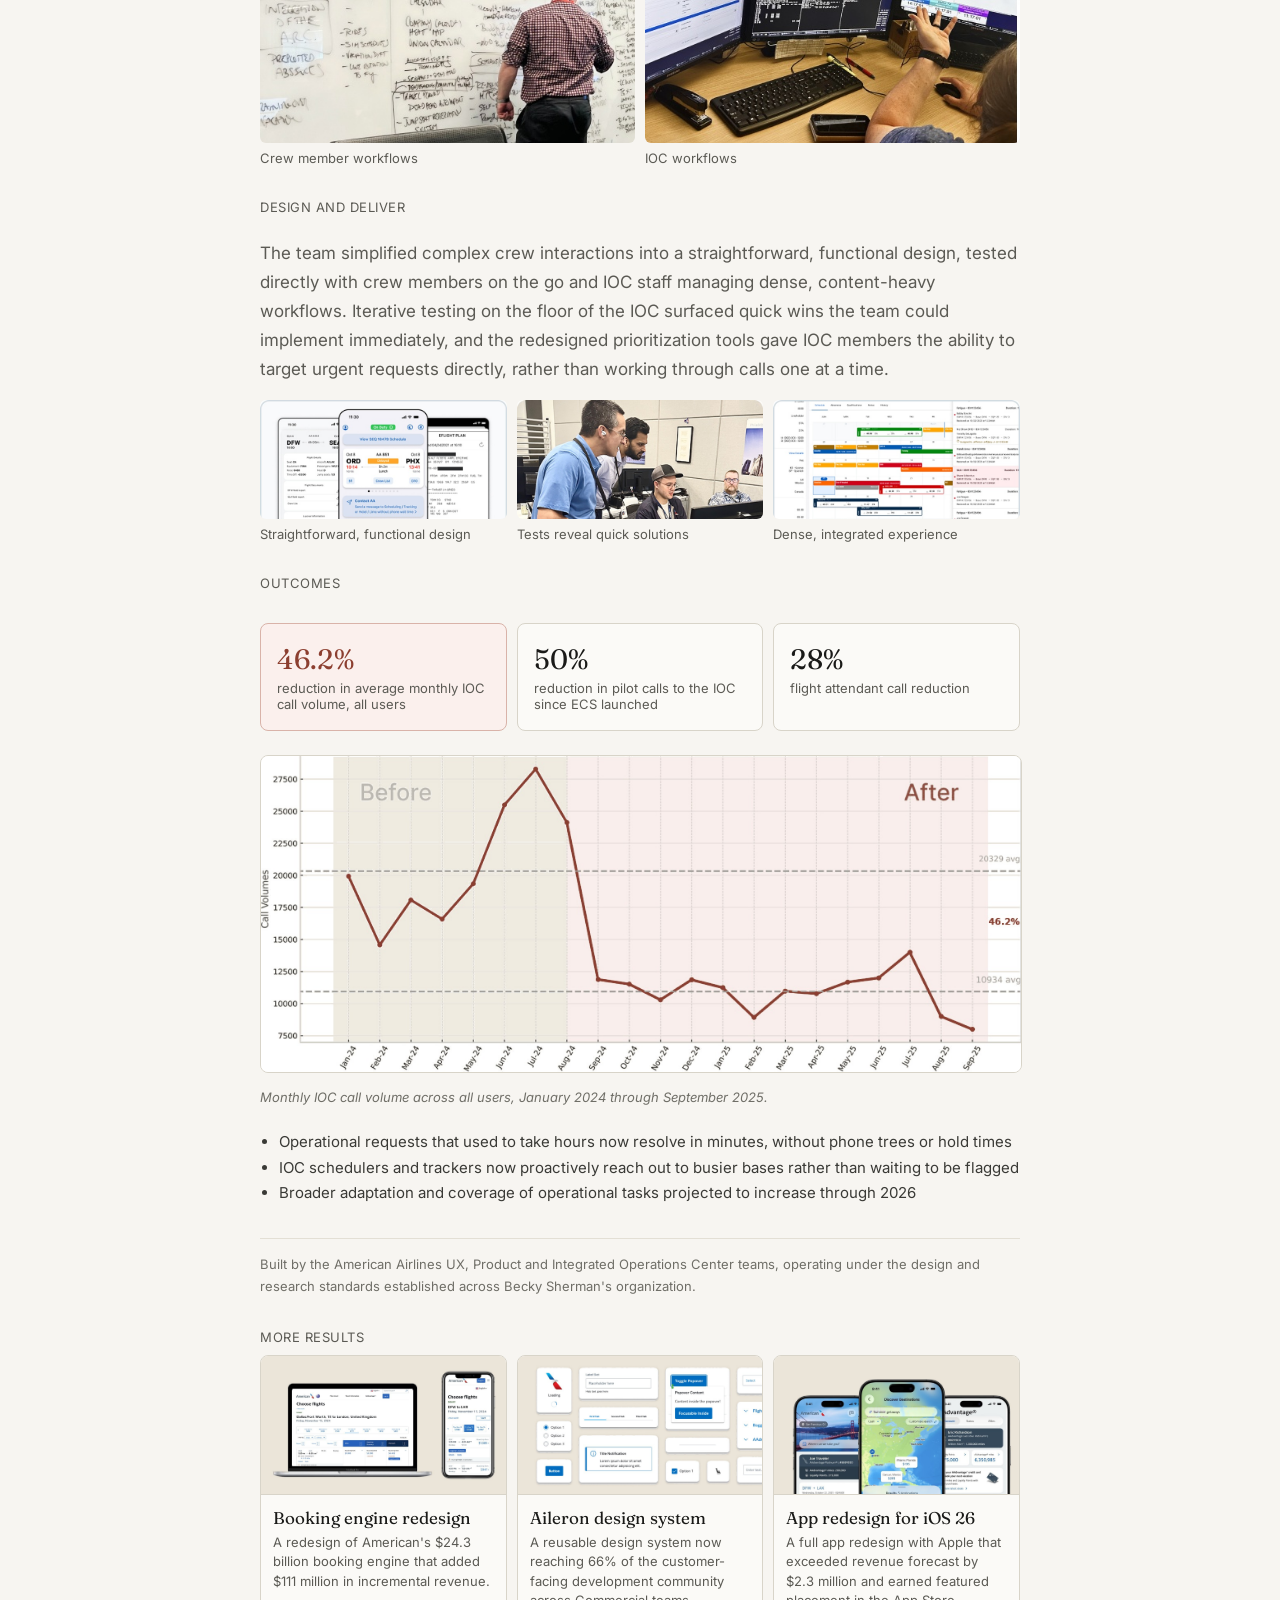
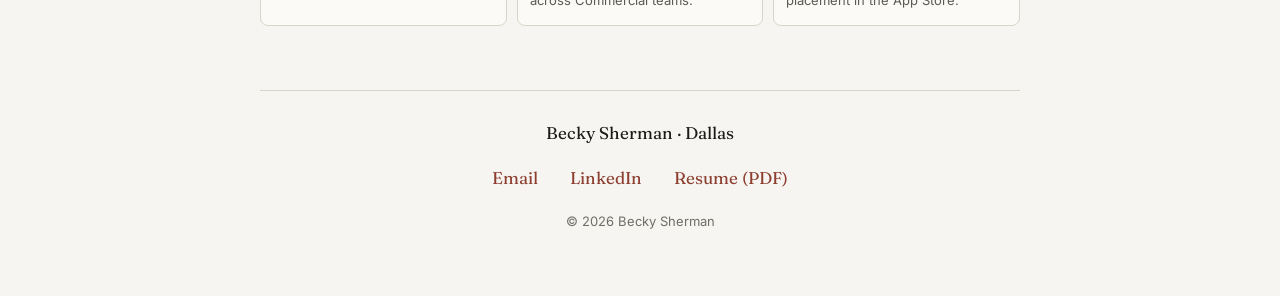
<file: case-studies/ecs.html>
<!DOCTYPE html>
<html lang="en">
<head>
  <meta charset="UTF-8">
  <meta name="viewport" content="width=device-width, initial-scale=1.0">
  <title>ECS Communication System - Becky Sherman</title>
  <meta name="description" content="A digital communication system for the Integrated Operations Center that cut call volume by 46%.">
  <meta property="og:type" content="website">
  <meta property="og:site_name" content="Becky Sherman">
  <meta property="og:title" content="ECS Communication System - Becky Sherman">
  <meta property="og:description" content="A digital communication system for the Integrated Operations Center that cut call volume by 46%.">
  <meta property="og:image" content="https://becky-portfolio-gamma.vercel.app/og-image.jpg">
  <meta property="og:image:alt" content="Becky Sherman, global design leader who delivers results, not just design.">
  <meta name="twitter:card" content="summary_large_image">
  <link rel="icon" href="../favicon.ico" sizes="any">
  <link rel="icon" type="image/png" sizes="32x32" href="../favicon-32.png">
  <link rel="apple-touch-icon" href="../apple-touch-icon.png">
  <link rel="stylesheet" href="../style.css">
  <link rel="preconnect" href="https://fonts.googleapis.com">
  <link rel="preconnect" href="https://fonts.gstatic.com" crossorigin>
  <link href="https://fonts.googleapis.com/css2?family=Fraunces:opsz,wght@9..144,400&family=Inter:wght@400;500&display=swap" rel="stylesheet">
</head>
<body>

  <a class="skip-link" href="#main">Skip to main content</a>

  <nav class="nav has-sub" aria-label="Main">
    <a href="../index.html">Home</a>
    <a href="../about.html">About</a>
    <a href="index.html" class="active" aria-current="true">Case studies</a>
    <a href="../impact.html">Impact</a>
    <a href="../contact.html">Contact</a>
  </nav>
  <nav class="sub-nav" aria-label="Case studies">
    <a href="booking-engine.html">Booking engine</a>
    <a href="aileron.html">Design system</a>
    <a href="ecs.html" aria-current="page">ECS</a>
    <a href="app-ios26.html">App redesign</a>
  </nav>

  <main id="main" tabindex="-1">

  <div class="case-label">ECS &middot; Crew Operations and Communication</div>
  <h1 class="case-headline">A digital communication system for the Integrated Operations Center that cut call volume by 46%.</h1>

  <img class="hero-image" src="../images/ecs/ecs-hero.jpg" alt="The ECS mobile app for crew members shown in front of the ECS desktop dashboard used by Integrated Operations Center staff">

  <h2 class="section-label">Overview</h2>
  <p class="bio">Crew schedulers and trackers at the Integrated Operations Center relied on manual phone calls and outdated communication channels to fulfill operational requests, creating delays and risk across a system supporting more than 40,000 crew members. The team built ECS as the first step toward a unified crew member experience platform, working with flight crew unions, crew members and the Integrated Operations Center to build a strong foundation for that vision. My team delivered this in partnership with product teams and with minimal oversight from me, which is what the systems I've built are designed to make possible.</p>

  <h2 class="section-label">Objectives</h2>
  <div class="objectives">
    <div class="stat">Reduce time to handle operational requests, addressing the inefficiency of one-at-a-time phone communication</div>
    <div class="stat">Increase the efficiency of route changes by minimizing communication bottlenecks that contribute to operational risk</div>
    <div class="stat">Reduce call volume to the IOC by pilots, establishing ECS as the primary channel of communication between the IOC and crew</div>
  </div>

  <h2 class="section-label">Discover and Define</h2>
  <p class="bio">The team partnered directly with the Integrated Operations Center to understand crew workflows, running a design thinking workshop with schedulers, trackers and product and IT stakeholders to remove conflicting assumptions about what a better system would actually look like. Service blueprints clarified system behavior across more than 40,000 crew members, surfacing exactly where operational requests were breaking down and why call volume to the IOC had grown unsustainable.</p>

  <div class="process-grid process-grid-2">
    <figure>
      <img src="../images/ecs/ecs-crew-workflows.jpg" alt="A team member standing at a whiteboard covered in handwritten notes mapping crew member workflows" loading="lazy" decoding="async">
      <figcaption>Crew member workflows</figcaption>
    </figure>
    <figure>
      <img src="../images/ecs/ecs-ioc-workflows.jpg" alt="An IOC team member working at a desk with three monitors and a keyboard" loading="lazy" decoding="async">
      <figcaption>IOC workflows</figcaption>
    </figure>
  </div>

  <h2 class="section-label">Design and Deliver</h2>
  <p class="bio">The team simplified complex crew interactions into a straightforward, functional design, tested directly with crew members on the go and IOC staff managing dense, content-heavy workflows. Iterative testing on the floor of the IOC surfaced quick wins the team could implement immediately, and the redesigned prioritization tools gave IOC members the ability to target urgent requests directly, rather than working through calls one at a time.</p>

  <div class="process-grid process-grid-3">
    <figure>
      <img src="../images/ecs/ecs-functional-design.jpg" alt="Three ECS mobile app screens showing a crew member's flight details, schedule and contact options" loading="lazy" decoding="async">
      <figcaption>Straightforward, functional design</figcaption>
    </figure>
    <figure>
      <img src="../images/ecs/ecs-quick-solutions-test.jpg" alt="Crew members and IOC staff testing the ECS design together at a workstation" loading="lazy" decoding="async">
      <figcaption>Tests reveal quick solutions</figcaption>
    </figure>
    <figure>
      <img src="../images/ecs/ecs-dense-experience.jpg" alt="ECS desktop view showing a crew member's schedule beside a list of open requests" loading="lazy" decoding="async">
      <figcaption>Dense, integrated experience</figcaption>
    </figure>
  </div>

  <h2 class="section-label">Outcomes</h2>
  <div class="stats stats-3">
    <div class="stat stat-hero">
      <div class="stat-number">46.2%</div>
      <div class="stat-label">reduction in average monthly IOC call volume, all users</div>
    </div>
    <div class="stat">
      <div class="stat-number">50%</div>
      <div class="stat-label">reduction in pilot calls to the IOC since ECS launched</div>
    </div>
    <div class="stat">
      <div class="stat-number">28%</div>
      <div class="stat-label">flight attendant call reduction</div>
    </div>
  </div>

  <figure class="chart-figure">
    <img src="../images/ecs/ecs-call-volume-chart.jpg" alt="Line chart of monthly call volume to the IOC across all users, January 2024 to September 2025. Volume averages about 20,300 before the ECS launch and about 10,900 after, a 46.2% reduction." loading="lazy" decoding="async">
    <figcaption class="chart-note chart-note-left">Monthly IOC call volume across all users, January 2024 through September 2025.</figcaption>
  </figure>

  <ul class="additional-outcomes">
    <li>Operational requests that used to take hours now resolve in minutes, without phone trees or hold times</li>
    <li>IOC schedulers and trackers now proactively reach out to busier bases rather than waiting to be flagged</li>
    <li>Broader adaptation and coverage of operational tasks projected to increase through 2026</li>
  </ul>

  <p class="attribution">Built by the American Airlines UX, Product and Integrated Operations Center teams, operating under the design and research standards established across Becky Sherman's organization.</p>

  <h2 class="section-label">More results</h2>
  <div class="more-work">
    <a class="more-card" href="booking-engine.html">
      <img class="more-image" src="../images/cards/card-booking-engine.jpg" alt="" loading="lazy" decoding="async">
      <h3 class="more-title">Booking engine redesign</h3>
      <div class="more-text">A redesign of American's $24.3 billion booking engine that added $111 million in incremental revenue.</div>
    </a>
    <a class="more-card" href="aileron.html">
      <img class="more-image" src="../images/cards/card-aileron.jpg" alt="" loading="lazy" decoding="async">
      <h3 class="more-title">Aileron design system</h3>
      <div class="more-text">A reusable design system now reaching 66% of the customer-facing development community across Commercial teams.</div>
    </a>
    <a class="more-card" href="app-ios26.html">
      <img class="more-image" src="../images/cards/card-app-ios26.jpg" alt="" loading="lazy" decoding="async">
      <h3 class="more-title">App redesign for iOS 26</h3>
      <div class="more-text">A full app redesign with Apple that exceeded revenue forecast by $2.3 million and earned featured placement in the App Store.</div>
    </a>
  </div>
  </main>

  <footer class="site-footer">
    <p class="footer-name">Becky Sherman <span aria-hidden="true">&middot;</span> Dallas</p>
    <ul class="footer-links">
      <li><a href="mailto:bsherma@hotmail.com">Email</a></li>
      <li><a href="https://www.linkedin.com/in/beckysherman/" target="_blank" rel="noopener">LinkedIn<span class="sr-only"> (opens in a new tab)</span></a></li>
      <li><a href="../resume.pdf">Resume (PDF)</a></li>
    </ul>
    <p class="footer-copy">&copy; 2026 Becky Sherman</p>
  </footer>

<script>
  // Points the sub row's tray at the "Case studies" menu item.
  function pointSubRow() {
    document.querySelectorAll('.sub-nav').forEach(function (row) {
      var parent = row.previousElementSibling && row.previousElementSibling.querySelector('a.active');
      if (!parent || !row.offsetWidth) return;
      var p = parent.getBoundingClientRect(), r = row.getBoundingClientRect();
      row.style.setProperty('--pointer-x', (p.left + p.width / 2 - r.left) + 'px');
    });
  }
  window.addEventListener('load', pointSubRow);
  window.addEventListener('resize', pointSubRow);
  window.addEventListener('hashchange', function () { setTimeout(pointSubRow, 0); });
</script>
</body>
</html>
</file>
<file: style.css>
body {
  background-color: #F7F5F1;
  color: #1A1A18;
  font-family: 'Inter', sans-serif;
  max-width: 760px;
  margin: 0 auto;
  padding: 4rem 2rem;
  text-align: center;
}

h1 {
  letter-spacing: -0.01em;
  font-family: 'Fraunces', serif;
  font-weight: 400;
  font-size: 44px;
  line-height: 1.15;
  text-wrap: balance;
}

p {
  color: #5B5A54;
  font-size: 17px;
  line-height: 1.7;
}

.intro {
  margin-bottom: 1.25rem;
}

.intro-photo {
  display: block;
  width: 120px;
  height: 120px;
  border-radius: 50%;
  margin: 0 auto 14px;
}

.about-photo {
  margin-bottom: 2rem;
}

.intro-name {
  font-family: 'Fraunces', serif;
  font-size: 28px;
  color: #1A1A18;
}

.intro-title {
  font-weight: 500;
  font-size: 17px;
  color: #3F3E39;
  margin-top: 6px;
}

.stats {
  display: grid;
  grid-template-columns: repeat(4, 1fr);
  gap: 10px;
  margin-top: 2rem;
  text-align: left;
}

.stat {
  background-color: #FBFAF7;
  border: 1px solid #D8D4C9;
  border-radius: 8px;
  padding: 18px 16px;
}

.stat-hero {
  background-color: #FBF0ED;
  border-color: #D9B3A9;
}

.stat-number {
  font-family: 'Fraunces', serif;
  font-size: 28px;
  color: #1A1A18;
}

.stat-hero .stat-number {
  color: #8C3F30;
}

.stat-label {
  font-size: 13px;
  color: #5B5A54;
  margin-top: 4px;
}

.case-studies {
  scroll-margin-top: 2rem;
  display: grid;
  grid-template-columns: repeat(2, 1fr);
  gap: 16px;
  margin-top: 3rem;
  text-align: left;
}

.case-card {
  display: block;
  text-decoration: none;
  color: inherit;
  background-color: #FBFAF7;
  border: 1px solid #D8D4C9;
  border-radius: 8px;
  overflow: hidden;
}

.case-card:hover {
  border-color: #B8B3A6;
}

.case-card:focus-visible {
  outline: 2px solid #8C3F30;
  outline-offset: 2px;
}

/* Card images are decorative (the title and one-liner carry the meaning), so alt text stays empty. */
.case-image {
  display: block;
  width: 100%;
  aspect-ratio: 16 / 9;
  object-fit: cover;
  background-color: #EAE4D9;
  border-bottom: 1px solid #D8D4C9;
}

.case-title {
  font-family: 'Fraunces', serif;
  font-size: 20px;
  line-height: 1.3;
  color: #1A1A18;
  padding: 14px 14px 0;
}

.case-text {
  padding: 6px 14px 14px;
  margin: 0;
  font-size: 15px;
  color: #5B5A54;
  line-height: 1.5;
}

.bio {
  text-align: left;
  margin-top: 1.5rem;
}

.background-line {
  text-align: left;
  margin-top: 1.5rem;
  font-size: 15px;
  font-style: italic;
  color: #6F6E67;
}

.nav {
  display: flex;
  justify-content: center;
  gap: 28px;
  margin-bottom: 3rem;
  font-size: 15px;
}

.nav a {
  color: #5B5A54;
  text-decoration: none;
}

.nav a:hover {
  color: #1A1A18;
}

.nav a.active {
  color: #8C3F30;
  font-weight: 500;
}

.contact-cards {
  display: grid;
  grid-template-columns: repeat(3, minmax(0, 1fr));
  gap: 16px;
  margin: 2.5rem 0 3.5rem;
}

.contact-card {
  display: flex;
  flex-direction: column;
  gap: 6px;
  text-decoration: none;
  color: inherit;
  text-align: left;
  background-color: #FBFAF7;
  border: 1px solid #D8D4C9;
  border-radius: 8px;
  padding: 18px 18px 20px;
}

.contact-card:hover {
  border-color: #B8B3A6;
}

.contact-card:focus-visible {
  outline: 2px solid #8C3F30;
  outline-offset: 2px;
}

.cc-badge {
  display: block;
  width: 56px;
  height: 56px;
  margin-bottom: 4px;
}

.cc-label {
  font-size: 13px;
  letter-spacing: 0.05em;
  text-transform: uppercase;
  color: #8C3F30;
  font-weight: 500;
}

.cc-main {
  font-family: 'Fraunces', serif;
  font-size: 17px;
  color: #1A1A18;
  overflow-wrap: anywhere;
}

.cc-sub {
  font-size: 15px;
  color: #5B5A54;
  line-height: 1.5;
}

.looking {
  display: grid;
  grid-template-columns: repeat(3, minmax(0, 1fr));
  gap: 16px;
  text-align: left;
  margin-top: 12px;
}

.look-item {
  border-top: 2px solid #EAE4D9;
  padding-top: 12px;
}

.look-head {
  font-family: 'Fraunces', serif;
  font-size: 20px;
  color: #1A1A18;
  margin-bottom: 6px;
}

.look-item p {
  font-size: 15px;
  color: #5B5A54;
  line-height: 1.55;
  margin: 0;
}

.roles-line {
  font-size: 15px;
  color: #5B5A54;
  text-align: left;
  margin-top: 1.5rem;
}

/* Cards stack a little earlier than the rest of the site so the email address never breaks mid-word. */
@media (max-width: 780px) {
  .contact-cards {
    grid-template-columns: 1fr;
  }
}

@media (max-width: 700px) {
  .looking {
    grid-template-columns: 1fr;
  }
}

.case-label {
  text-align: center;
  font-size: 13px;
  letter-spacing: 0.05em;
  color: #6F6E67;
  font-weight: 500;
  text-transform: uppercase;
}

.case-headline {
  font-size: 36px;
  line-height: 1.2;
  text-align: center;
  max-width: 760px;
  margin: 8px auto 2rem;
}

.section-label {
  text-align: left;
  font-size: 13px;
  text-transform: uppercase;
  letter-spacing: 0.04em;
  color: #5B5A54;
  margin-top: 2rem;
  margin-bottom: 10px;
}

.objectives {
  display: grid;
  grid-template-columns: repeat(3, 1fr);
  gap: 10px;
  text-align: left;
  font-size: 15px;
}

.process-images {
  display: grid;
  grid-template-columns: repeat(3, 1fr);
  gap: 10px;
  margin-top: 1rem;
}

.process-images img {
  width: 100%;
  height: 145px;
  object-fit: cover;
  object-position: top left;
  border-radius: 6px;
}

.additional-outcomes {
  text-align: left;
  font-size: 15px;
  color: #3A3A36;
  line-height: 1.7;
  margin-top: 1.5rem;
  padding-left: 1.2rem;
}

.attribution {
  text-align: left;
  font-size: 13px;
  color: #6F6E67;
  margin-top: 2rem;
  border-top: 1px solid #E3DFD5;
  padding-top: 14px;
}

.case-hero-images {
  display: flex;
  gap: 20px;
  align-items: flex-end;
  justify-content: center;
  box-sizing: border-box;
  background-color: #FFFFFF;
  padding: 24px 20px;
  border: 1px solid #D8D4C9;
  border-radius: 8px;
  margin-bottom: 2.5rem;
}

.hero-laptop {
  width: 65%;
  display: block;
}

.hero-mobile-img {
  width: 22%;
  display: block;
}

.img-placeholder {
  background-color: #EFEBE3;
  border: 1px dashed #B8B3A6;
  border-radius: 8px;
  color: #8A8578;
  font-size: 13px;
  display: flex;
  align-items: center;
  justify-content: center;
  text-align: center;
  padding: 8px;
}

.hero-placeholder {
  width: 100%;
  height: 260px;
  margin-bottom: 2.5rem;
}

.process-images .img-placeholder {
  height: 180px;
}

.process-images-4 {
  grid-template-columns: repeat(4, 1fr);
}

.stats-3 {
  grid-template-columns: repeat(3, 1fr);
}

.stat-wide {
  grid-column: 1 / -1;
}

.nav.has-sub {
  margin-bottom: 14px;
}

/* Sub row sits in a warm stone tray, with a small pointer aimed up at "Case studies"
   so it reads as part of that menu item. A short script on each case study page sets
   --pointer-x to the center of "Case studies". Without the script, the pointer sits
   in the middle of the tray. */
.sub-nav {
  position: relative;
  display: flex;
  justify-content: center;
  flex-wrap: wrap;
  gap: 4px 18px;
  width: fit-content;
  max-width: 100%;
  box-sizing: border-box;
  margin: 0 auto 3rem;
  padding: 4px 16px;
  background-color: #ECE6DB;
  border-radius: 16px;
  font-size: 13px;
}

@media (max-width: 480px) {
  .sub-nav {
    gap: 4px 10px;
    padding: 4px 10px;
  }
}

.sub-nav::before {
  content: "";
  position: absolute;
  top: -7px;
  left: calc(var(--pointer-x, 50%) - 7px);
  border-left: 7px solid transparent;
  border-right: 7px solid transparent;
  border-bottom: 7px solid #ECE6DB;
}

.sub-nav a {
  color: #5B5A54;
  text-decoration: none;
}

.sub-nav a:hover {
  color: #1A1A18;
}

.sub-nav a[aria-current="page"] {
  color: #8C3F30;
  font-weight: 500;
}

.more-work {
  display: grid;
  grid-template-columns: repeat(3, 1fr);
  gap: 10px;
  text-align: left;
}

.more-card {
  display: block;
  text-decoration: none;
  color: inherit;
  background-color: #FBFAF7;
  border: 1px solid #D8D4C9;
  border-radius: 8px;
  overflow: hidden;
}

.more-card:hover {
  border-color: #B8B3A6;
}

.more-card:focus-visible {
  outline: 2px solid #8C3F30;
  outline-offset: 2px;
}

/* Same images as the home page cards. Decorative, so alt text stays empty. */
.more-image {
  display: block;
  width: 100%;
  aspect-ratio: 16 / 9;
  object-fit: cover;
  background-color: #EAE4D9;
  border-bottom: 1px solid #D8D4C9;
}

.more-title {
  font-family: 'Fraunces', serif;
  font-size: 17px;
  line-height: 1.3;
  color: #1A1A18;
  padding: 12px 12px 0;
}

.more-text {
  font-size: 13px;
  line-height: 1.5;
  color: #5B5A54;
  padding: 4px 12px 14px;
}

.stat-text {
  font-family: 'Fraunces', serif;
  font-size: 17px;
  font-weight: 400;
  color: #1A1A18;
  line-height: 1.3;
}

.bar-chart {
  display: flex;
  align-items: flex-end;
  justify-content: center;
  gap: 16px;
  margin-top: 1.5rem;
  padding-top: 1rem;
  min-height: 270px;
}

.bar-col {
  display: flex;
  flex-direction: column;
  align-items: center;
  width: 92px;
}

.bar-value {
  font-family: 'Fraunces', serif;
  font-size: 17px;
  color: #1A1A18;
  margin-bottom: 6px;
}

.bar {
  width: 48px;
  border-radius: 4px 4px 0 0;
}

/* Every label reserves three lines, so bars with shorter and longer labels share the same baseline. */
.bar-label {
  font-size: 13px;
  line-height: 1.3;
  min-height: 3.9em;
  color: #5B5A54;
  margin-top: 8px;
  text-align: center;
}

.chart-note {
  text-align: center;
  font-size: 13px;
  font-style: italic;
  color: #6F6E67;
  margin-top: 1rem;
}

.stats-2 {
  grid-template-columns: repeat(2, 1fr);
}

.additional-note {
  text-align: left;
  font-size: 15px;
  color: #3A3A36;
  line-height: 1.7;
  margin-top: 1.5rem;
}

.chart-note-left {
  text-align: left;
}

.highlight-cards {
  display: grid;
  grid-template-columns: repeat(2, 1fr);
  gap: 14px;
  margin-top: 1.5rem;
}

.highlight-card {
  background-color: #FBFAF7;
  border: 1px solid #D8D4C9;
  border-radius: 8px;
  padding: 18px 16px;
  text-align: left;
}

.highlight-card p {
  font-size: 15px;
  color: #3A3A36;
  line-height: 1.6;
}

.charts-row {
  display: flex;
  gap: 2.5rem;
  align-items: flex-start;
  margin-top: 1.5rem;
}

.chart-col {
  flex: 1;
}

.chart-divider {
  width: 1px;
  background-color: #B8B3A6;
  align-self: stretch;
}

.label-accent {
  height: 3px;
  width: 40px;
  border-radius: 2px;
  margin-bottom: 14px;
}

.accent-terracotta {
  background-color: #8C3F30;
}

.highlight-illustration {
  width: 76px;
  height: 76px;
  margin-bottom: 12px;
}

.highlight-card-wide {
  grid-column: 1 / -1;
  display: flex;
  flex-direction: row;
  align-items: center;
  gap: 24px;
}

.highlight-card-wide .highlight-illustration {
  margin-bottom: 0;
  flex-shrink: 0;
}

.wide-page {
  max-width: 900px;
}

.intro-text {
  text-wrap: balance;
}

.hero-image {
  width: 100%;
  display: block;
  box-sizing: border-box;
  background-color: #FFFFFF;
  padding: 12px;
  border: 1px solid #D8D4C9;
  border-radius: 8px;
  margin-bottom: 2.5rem;
}

.process-grid {
  display: grid;
  grid-template-columns: repeat(3, 1fr);
  gap: 16px 10px;
  margin-top: 1rem;
  text-align: left;
}

.process-grid figure {
  margin: 0;
}

.process-grid img {
  width: 100%;
  display: block;
  border-radius: 6px;
}

.process-grid figcaption {
  font-size: 13px;
  color: #5B5A54;
  line-height: 1.4;
  margin-top: 6px;
}

.process-grid-2 {
  grid-template-columns: repeat(2, 1fr);
}

.process-grid-2 img {
  aspect-ratio: 16 / 9;
  object-fit: cover;
  object-position: left center;
}

/* Wide tiles (about 2.3:1), used on the Aileron page. Overrides the 16:9 crop so nothing is cut off the sides. */
.process-grid-wide img {
  aspect-ratio: 23 / 10;
  object-fit: cover;
  object-position: center;
}

/* Equal-height tiles for rows of images with slightly different shapes (Booking engine page). Keeps captions on one line. */
.process-grid-uniform img {
  aspect-ratio: 4 / 3;
  object-fit: cover;
  object-position: left top;
}

/* Single centered tile, used when one image has a different shape than the rest of its row (the Apple event photo on the App/iOS 26 page). */
.process-grid-solo {
  grid-template-columns: minmax(0, 340px);
  justify-content: center;
}

.chart-figure {
  margin: 1.5rem 0 0;
}

.chart-figure img {
  width: 100%;
  display: block;
  background-color: #FFFFFF;
  border: 1px solid #D8D4C9;
  border-radius: 8px;
}

/* ===== Responsive: phones and narrow tablets ===== */
@media (max-width: 700px) {
  body {
    padding: 2.5rem 1.25rem;
  }

  h1 {
    font-size: 32px;
  }

  .case-headline {
    font-size: 28px;
  }

  .nav {
    gap: 16px;
    flex-wrap: wrap;
  }

  .stats {
    grid-template-columns: repeat(2, 1fr);
  }

  .stats-3,
  .stats-2 {
    grid-template-columns: 1fr;
  }

  .case-studies {
    grid-template-columns: 1fr;
  }

  .objectives {
    grid-template-columns: 1fr;
  }

  .more-work {
    grid-template-columns: 1fr;
  }

  .process-images {
    grid-template-columns: 1fr;
  }

  .process-images-4 {
    grid-template-columns: repeat(2, 1fr);
  }

  .process-grid {
    grid-template-columns: repeat(2, 1fr);
  }

  .process-grid-3 figure:last-child {
    grid-column: 1 / -1;
  }

  .process-grid-solo {
    grid-template-columns: minmax(0, 100%);
  }

  .highlight-cards {
    grid-template-columns: 1fr;
  }

  .highlight-card-wide {
    flex-direction: column;
    align-items: flex-start;
  }

  .charts-row {
    flex-direction: column;
    gap: 2rem;
  }

  .chart-divider {
    display: none;
  }

  /* Impact page: bar charts shrink to fit the phone screen instead of scrolling sideways. */
  .chart-col {
    min-width: 0;
    width: 100%;
  }

  .bar-chart {
    gap: 8px;
  }

  .bar-col {
    width: auto;
    flex: 1 1 0;
    min-width: 0;
  }

  .bar {
    width: 100%;
    max-width: 44px;
  }


  .wide-page {
    max-width: 640px;
  }
}

/* Tablets and narrower: the two Impact charts stack so neither is squeezed. */
@media (max-width: 1000px) {
  .charts-row {
    flex-direction: column;
    gap: 2rem;
  }

  .chart-divider {
    display: none;
  }

  .chart-col {
    min-width: 0;
    width: 100%;
  }
}

/* Smaller phones: the longest label wraps to three lines, so reserve three. */
@media (max-width: 460px) {
  .bar-label {
    min-height: 3.9em;
  }
}

/* Keep long lines readable: the intro paragraph under a page title stays about 680px wide and centered. */
h1 + p {
  max-width: 680px;
  margin-left: auto;
  margin-right: auto;
}

/* ===== Accessibility and structure ===== */
.skip-link {
  position: absolute;
  top: 0;
  left: 1rem;
  z-index: 10;
  padding: 10px 16px;
  background-color: #1A1A18;
  color: #FFFFFF;
  font-size: 15px;
  text-decoration: none;
  border-radius: 0 0 8px 8px;
  transform: translateY(-150%);
}

.skip-link:focus {
  transform: none;
}

.sr-only {
  position: absolute;
  width: 1px;
  height: 1px;
  margin: -1px;
  padding: 0;
  overflow: hidden;
  clip: rect(0, 0, 0, 0);
  white-space: nowrap;
  border: 0;
}

main:focus {
  outline: none;
}

a:focus-visible {
  outline: 2px solid #8C3F30;
  outline-offset: 2px;
}

/* Section titles are real headings now, styled to look exactly as before. */
h2.section-label,
h2.case-title,
h3.more-title,
h3.look-head {
  font-weight: 400;
}

h2.case-title,
h3.more-title {
  margin: 0;
}

h3.look-head {
  margin: 0 0 6px;
}

/* About page: the name is the page heading, sized like the name on the home page. */
h1.about-name {
  font-size: 28px;
  line-height: 1.3;
  letter-spacing: 0;
  margin: 0 0 2rem;
}

.about-photo {
  margin-bottom: 14px;
}

/* Bigger tap targets for the menus without moving anything. Padding adds the target, negative margin gives the space back. */
.nav a {
  padding: 5px 4px;
  margin: -5px -4px;
}

.sub-nav a {
  display: inline-block;
  line-height: 20px;
  padding: 2px 4px;
  margin: -2px -4px;
}

/* Footer */
.site-footer {
  margin-top: 4rem;
  padding-top: 1.75rem;
  border-top: 1px solid #D8D4C9;
  text-align: center;
}
.site-footer p { margin: 0; }
.footer-name {
  font-family: 'Fraunces', serif;
  font-size: 17px;
  color: #1A1A18;
}
.footer-links {
  list-style: none;
  margin: 0.9rem 0 1rem;
  padding: 0;
  display: flex;
  justify-content: center;
  flex-wrap: wrap;
  gap: 0.5rem 1.75rem;
}
.footer-links a {
  display: inline-block;
  font-family: 'Fraunces', serif;
  font-size: 17px;
  line-height: 24px;
  padding: 4px 2px;
  color: #8C3F30;
  text-decoration: none;
}
.footer-links a:hover { color: #1A1A18; }
.footer-copy { font-size: 13px; color: #6F6E67; }

/* Judgment calls: a win card and a loss card side by side (case study pages) */
.judgment-grid {
  display: grid;
  grid-template-columns: 1fr 1fr;
  gap: 16px;
  max-width: 760px;
  margin: 0 auto;
}
.judgment-card {
  background: #FBFAF7;
  border: 1px solid #D8D4C9;
  border-top: 3px solid #6F6E67;
  padding: 22px;
  text-align: left;
}
.judgment-card.is-win { border-top-color: #8C3F30; }
.judgment-card p { text-align: left; }
.judgment-kind {
  font-family: 'Inter', sans-serif;
  font-size: 13px;
  font-weight: 500;
  letter-spacing: 0.08em;
  text-transform: uppercase;
  color: #6F6E67;
  margin: 0 0 8px;
}
.judgment-card.is-win .judgment-kind { color: #8C3F30; }
.judgment-title {
  font-family: 'Fraunces', serif;
  font-size: 22px;
  line-height: 1.25;
  margin: 0 0 10px;
}
.judgment-text {
  font-size: 15px;
  line-height: 1.6;
  margin: 0 0 10px;
}
.judgment-sowhat {
  font-size: 15px;
  line-height: 1.6;
  margin: 0;
  padding-top: 10px;
  border-top: 1px solid #D8D4C9;
}
.judgment-sowhat strong { font-weight: 500; }
@media (max-width: 600px) {
  .judgment-grid { grid-template-columns: 1fr; }
}
</file>
